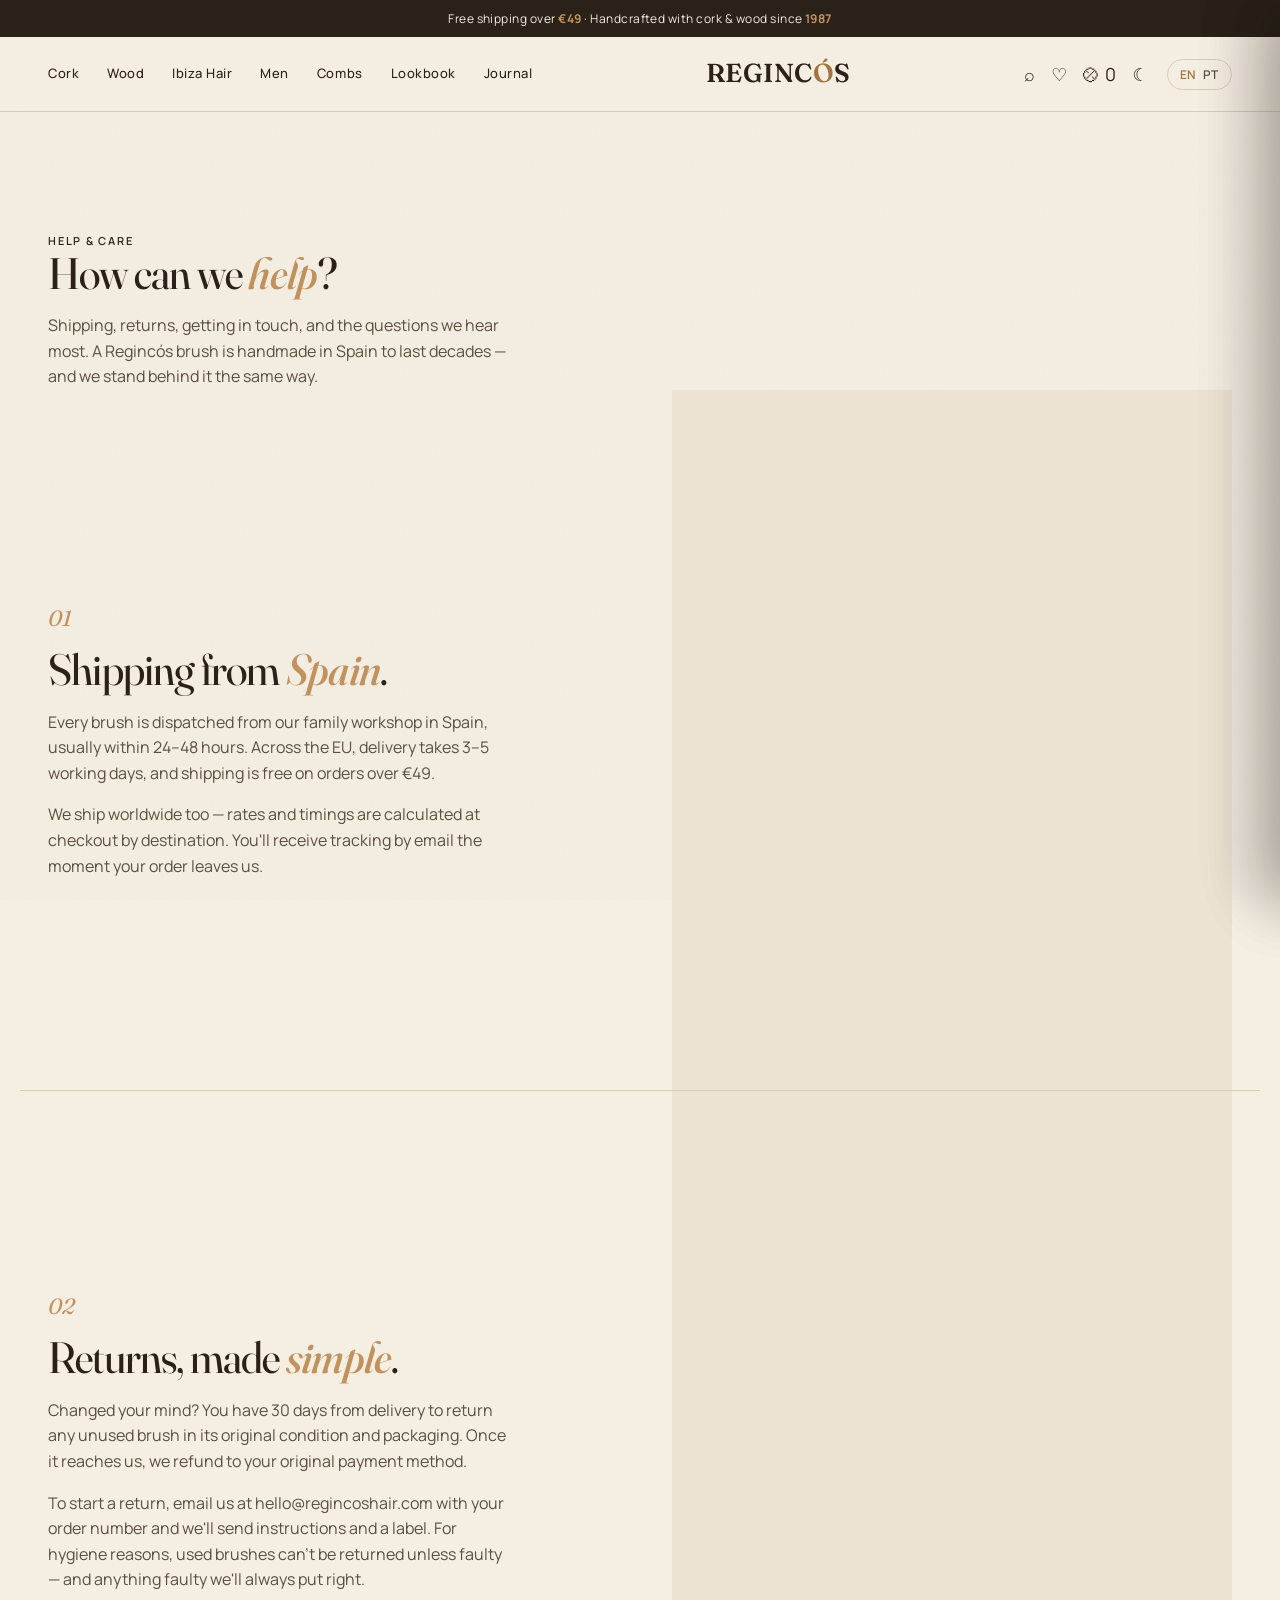
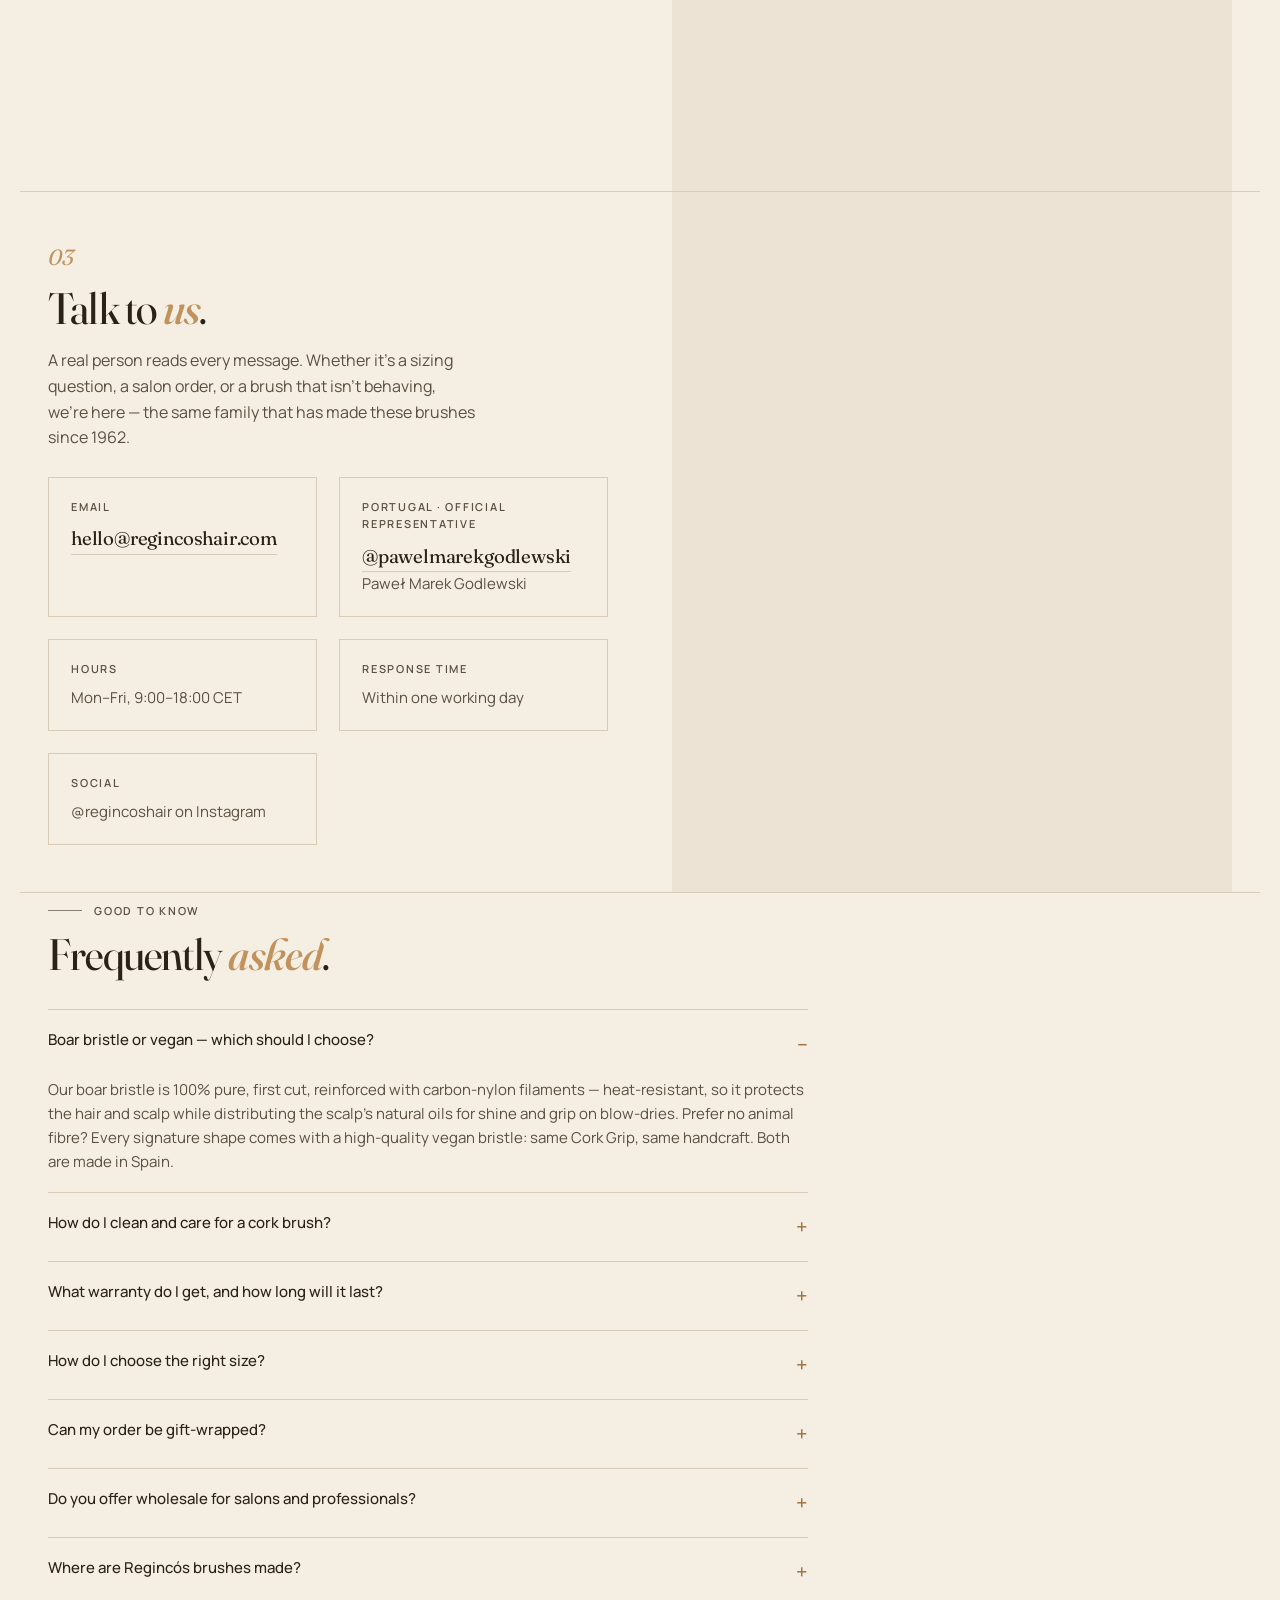
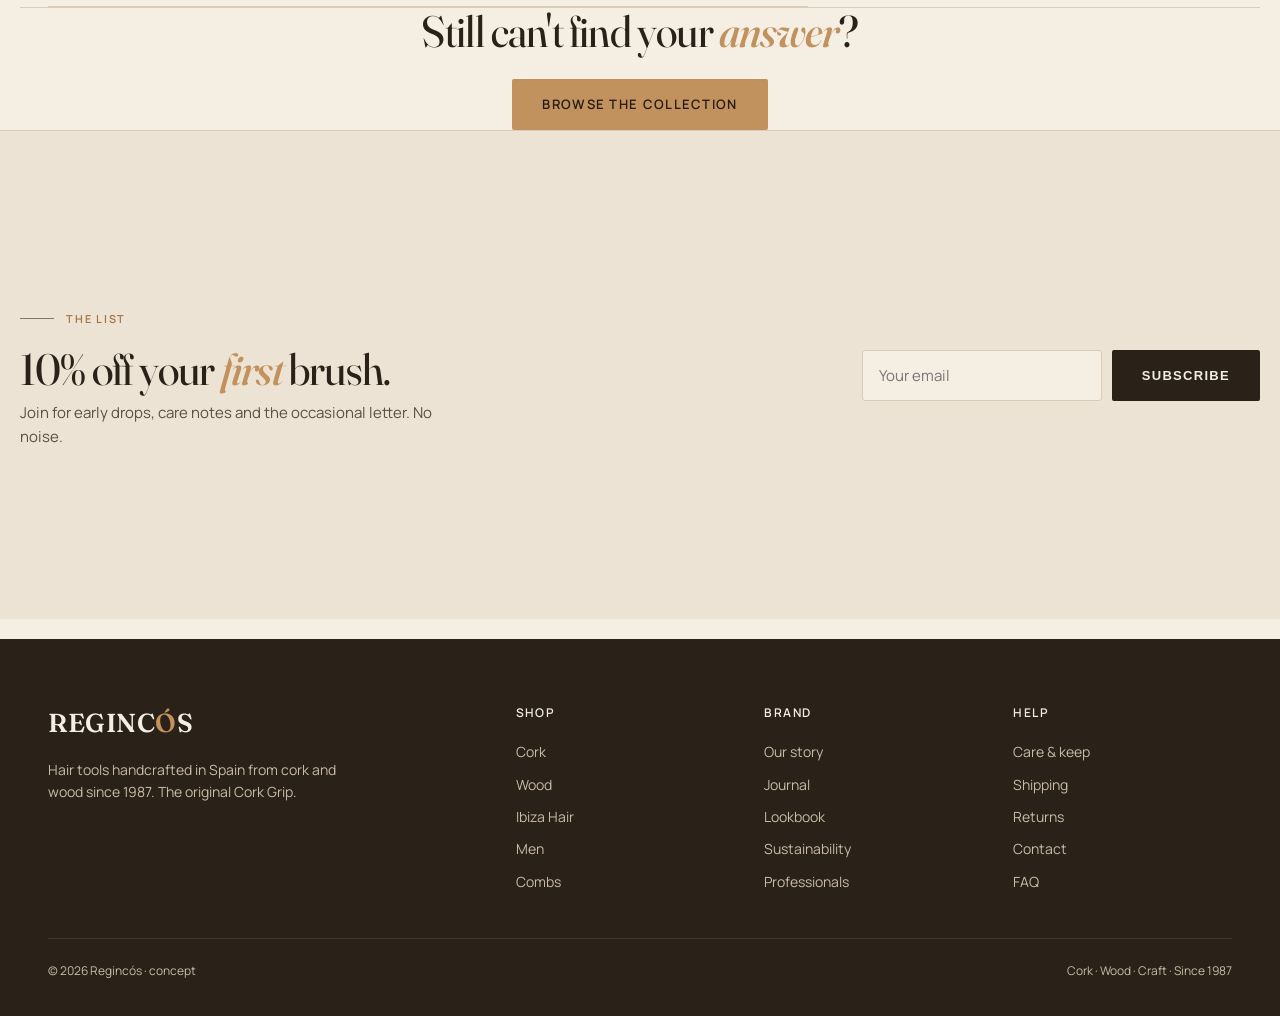
<file: help.html>
<!DOCTYPE html>
<html lang="en">
<head>
<meta charset="UTF-8">
<meta name="viewport" content="width=device-width, initial-scale=1.0">
<meta name="description" content="Shipping, returns, contact and FAQ for Regincós Hair — cork &amp; wood brushes handcrafted in Spain since 1987. EU delivery in 3–5 days, free over €49, 30-day returns.">
<link rel="canonical" href="https://skorekclaude.github.io/reginco-store/help.html">
<link rel="icon" href="assets/favicon.svg" type="image/svg+xml">
<meta property="og:type" content="website">
<meta property="og:title" content="Help &amp; customer care — Regincós Hair">
<meta property="og:description" content="Shipping, returns, contact and FAQ for Regincós Hair — cork &amp; wood brushes handcrafted in Spain since 1987. EU delivery in 3–5 days, free over €49, 30-day returns.">
<meta property="og:image" content="https://www.regincoshair.com/cdn/shop/files/Regincos_2023-5.webp?width=1200">
<meta name="twitter:card" content="summary_large_image">
<title>Help &amp; customer care — Regincós Hair</title>
<link rel="preconnect" href="https://fonts.googleapis.com">
<link rel="preconnect" href="https://fonts.gstatic.com" crossorigin>
<link href="https://fonts.googleapis.com/css2?family=Fraunces:opsz,wght@9..144,400;9..144,500;9..144,600&family=Manrope:wght@400;500;600&display=swap" rel="stylesheet">
<link rel="stylesheet" href="assets/style.css">
<script>try{var t=localStorage.getItem('rg_theme')||(matchMedia('(prefers-color-scheme:dark)').matches?'dark':'light');document.documentElement.setAttribute('data-theme',t);}catch(e){}</script>
</head>
<body>

<div class="topbar"><span data-i="topbar"></span></div>

<nav><div class="wrap nav">
  <div class="navlinks">
    <a href="collection.html" data-i="nav_cork">Cork</a><a href="collection.html" data-i="nav_wood">Wood</a><a href="collection.html">Ibiza Hair</a><a href="collection.html" data-i="nav_men">Men</a><a href="collection.html" data-i="nav_combs">Combs</a><a href="lookbook.html" data-i="nav_lookbook">Lookbook</a><a href="journal.html" data-i="f_journal">Journal</a>
  </div>
  <a href="index.html" class="logo">REGINC<span>Ó</span>S</a>
  <div class="navright">
    <div class="navicons"><span title="search">⌕</span><span title="account">♡</span><span title="cart">⛒ 0</span><button type="button" class="themetoggle" aria-label="Tryb ciemny" title="Tryb ciemny">☾</button></div>
    <div class="lang"><a data-set="en" class="on">EN</a><a data-set="pt">PT</a></div>
  </div>
</div></nav>

<header class="wrap chapter" style="grid-template-columns:1fr;padding-top:var(--section-y)">
  <div class="ch-txt">
    <div class="upper kick" data-i="help_kick"></div>
    <h1 class="h2 serif" data-i="help_h1"></h1>
    <p class="lead" data-i="help_lead"></p>
  </div>
</header>

<section id="shipping" class="wrap chapter">
  <div class="ch-txt">
    <div class="ch-num">01</div>
    <div class="h2 serif" data-i="help_ship_h"></div>
    <p data-i="help_ship_p1"></p>
    <p data-i="help_ship_p2"></p>
  </div>
  <div class="ch-img" style="background-image:url('https://www.regincoshair.com/cdn/shop/products/566.jpg?width=1000')"></div>
</section>

<section id="returns" class="wrap chapter rev">
  <div class="ch-img" style="background-image:url('https://www.regincoshair.com/cdn/shop/files/Regincos_2023-28.jpg?width=1000')"></div>
  <div class="ch-txt">
    <div class="ch-num">02</div>
    <div class="h2 serif" data-i="help_ret_h"></div>
    <p data-i="help_ret_p1"></p>
    <p data-i="help_ret_p2"></p>
  </div>
</section>

<section id="contact" class="wrap chapter">
  <div class="ch-txt">
    <div class="ch-num">03</div>
    <div class="h2 serif" data-i="help_con_h"></div>
    <p data-i="help_con_p"></p>
    <div class="help-contact">
      <div class="help-card">
        <div class="upper" data-i="help_con_email_l"></div>
        <a class="help-link serif" href="mailto:hello@regincoshair.com">hello@regincoshair.com</a>
      </div>
      <div class="help-card">
        <div class="upper" data-i="help_con_pt_l"></div>
        <a class="help-link serif" href="https://www.instagram.com/pawelmarekgodlewski/" target="_blank" rel="noopener">@pawelmarekgodlewski</a>
        <div class="help-val">Paweł Marek Godlewski</div>
      </div>
      <div class="help-card">
        <div class="upper" data-i="help_con_hours_l"></div>
        <div class="help-val" data-i="help_con_hours_v"></div>
      </div>
      <div class="help-card">
        <div class="upper" data-i="help_con_resp_l"></div>
        <div class="help-val" data-i="help_con_resp_v"></div>
      </div>
      <div class="help-card">
        <div class="upper" data-i="help_con_social_l"></div>
        <div class="help-val" data-i="help_con_social_v"></div>
      </div>
    </div>
  </div>
  <div class="ch-img" style="background-image:url('https://www.regincoshair.com/cdn/shop/files/Regincos_2023-5.webp?width=1000')"></div>
</section>

<section id="faq" class="wrap">
  <div class="upper eyebrow" data-i="help_faq_eye"></div>
  <div class="h2 serif" data-i="help_faq_h"></div>
  <div class="acc help-faq">
    <details open><summary data-i="help_q1"></summary><div class="body" data-i="help_a1"></div></details>
    <details><summary data-i="help_q2"></summary><div class="body" data-i="help_a2"></div></details>
    <details><summary data-i="help_q3"></summary><div class="body" data-i="help_a3"></div></details>
    <details><summary data-i="help_q4"></summary><div class="body" data-i="help_a4"></div></details>
    <details><summary data-i="help_q5"></summary><div class="body" data-i="help_a5"></div></details>
    <details><summary data-i="help_q6"></summary><div class="body" data-i="help_a6"></div></details>
    <details><summary data-i="help_q7"></summary><div class="body" data-i="help_a7"></div></details>
  </div>
</section>

<section class="wrap story-cta">
  <div class="h2 serif" data-i="help_cta_h"></div>
  <a class="btn" href="collection.html" data-i="help_cta_btn"></a>
</section>

<footer><div class="wrap">
  <div class="fcols">
    <div>
      <div class="logo">REGINC<span style="color:var(--cork)">Ó</span>S</div>
      <p style="max-width:36ch;font-size:14px" data-i="f_tag"></p>
    </div>
    <div><h5 data-i="f_shop"></h5><a href="collection.html" data-i="nav_cork"></a><a href="collection.html" data-i="nav_wood"></a><a href="collection.html">Ibiza Hair</a><a href="collection.html" data-i="nav_men"></a><a href="collection.html" data-i="nav_combs"></a></div>
    <div><h5 data-i="f_brand"></h5><a href="our-story.html" data-i="sp_btn2"></a><a href="journal.html" data-i="f_journal"></a><a href="lookbook.html" data-i="nav_lookbook"></a><a href="sustainability.html" data-i="f_sust"></a><a href="professionals.html" data-i="f_pro"></a></div>
    <div><h5 data-i="f_help"></h5><a href="care.html" data-i="f_care"></a><a href="help.html#shipping" data-i="f_ship"></a><a href="help.html#returns" data-i="f_ret"></a><a href="help.html#contact" data-i="f_con"></a><a href="help.html#faq">FAQ</a></div>
  </div>
  <div class="fbot"><span>© 2026 Regincós · concept</span><span data-i="f_bot"></span></div>
</div></footer>

<script src="assets/catalog.js"></script>
<script src="assets/app.js"></script>
</body>
</html>
</file>
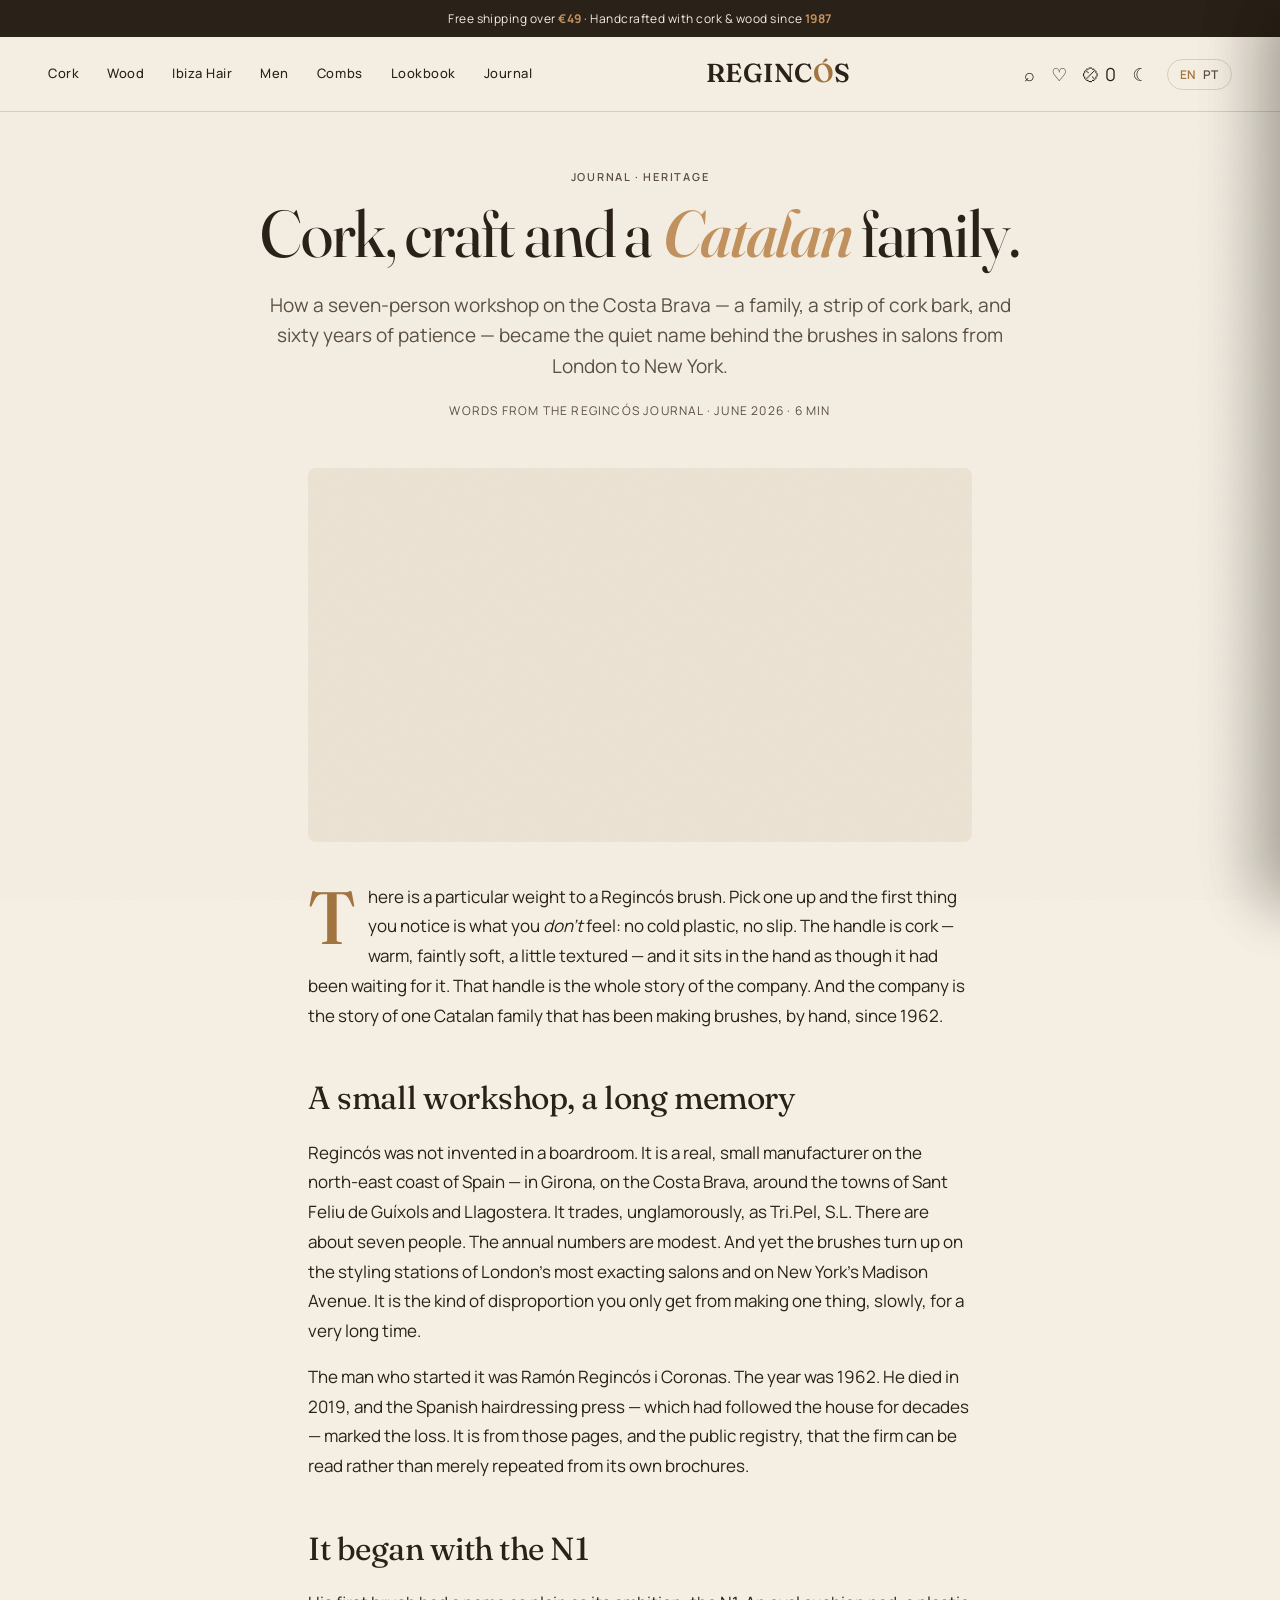
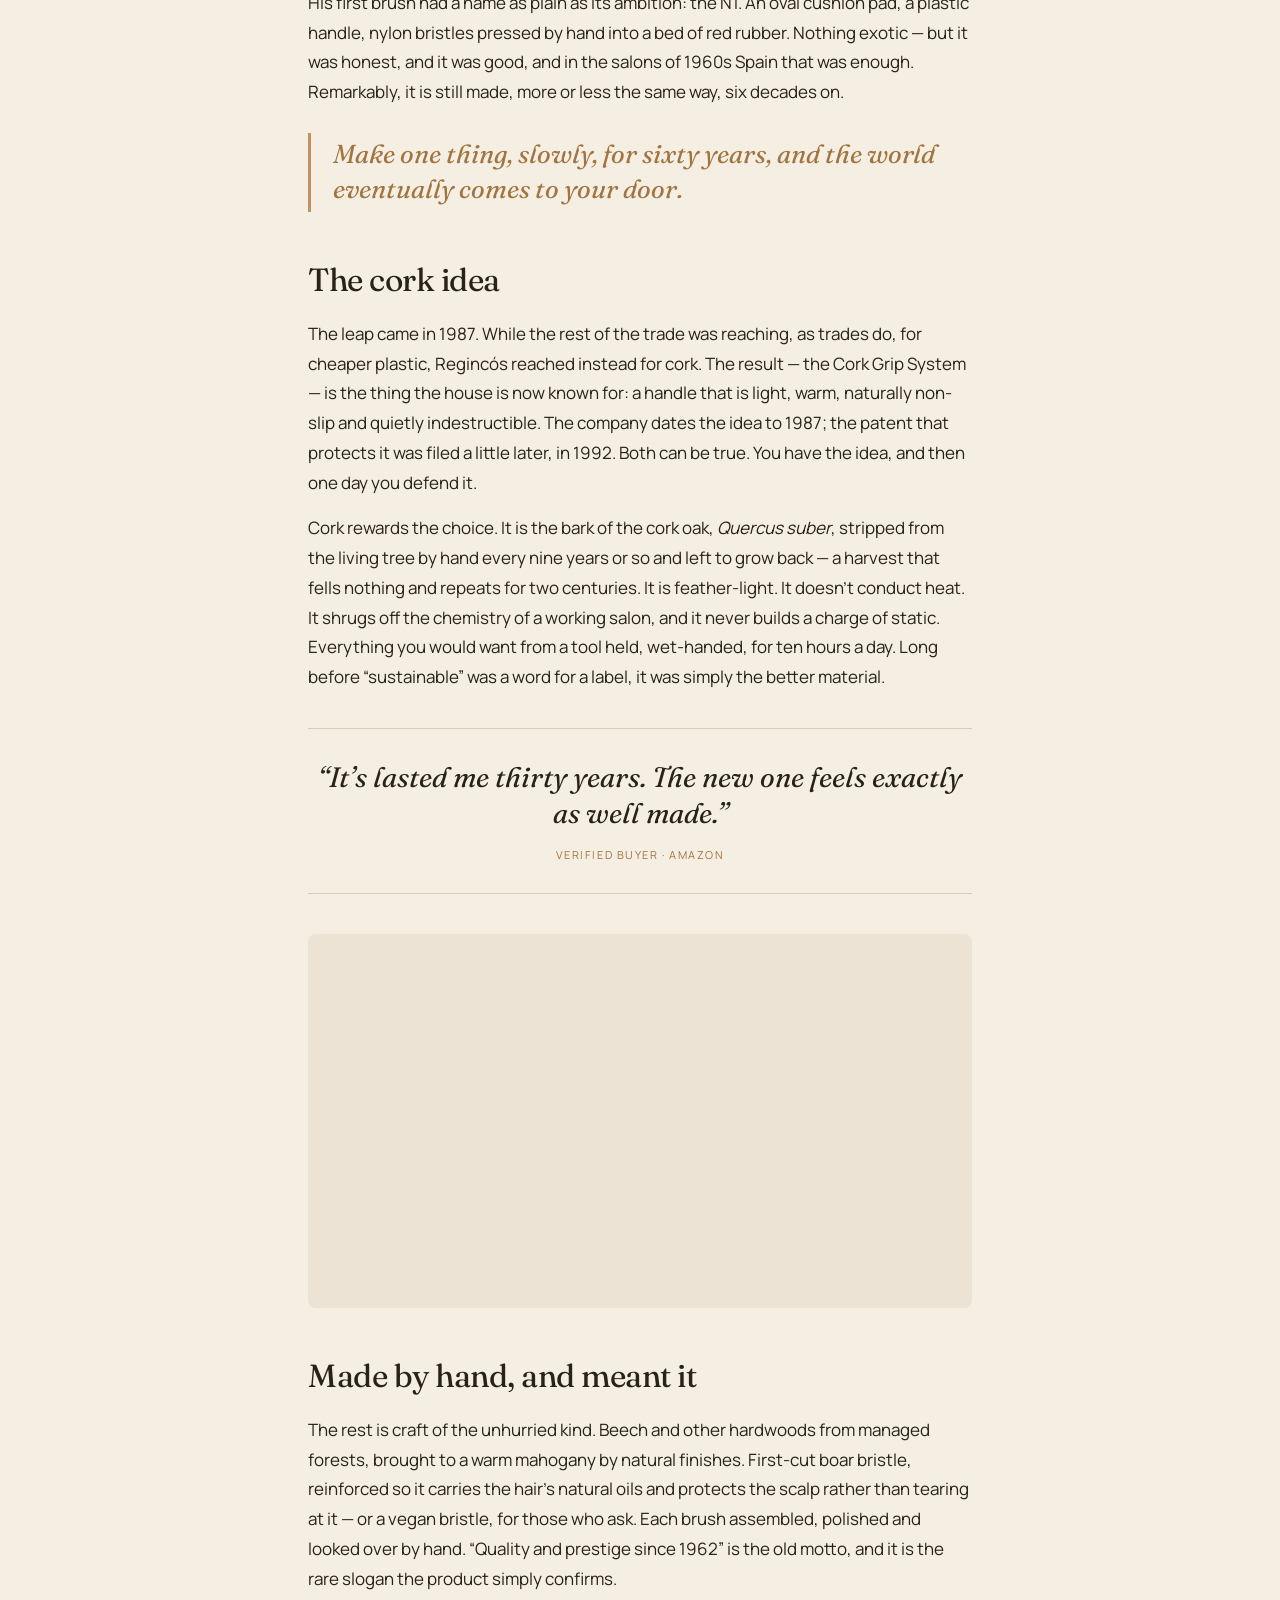
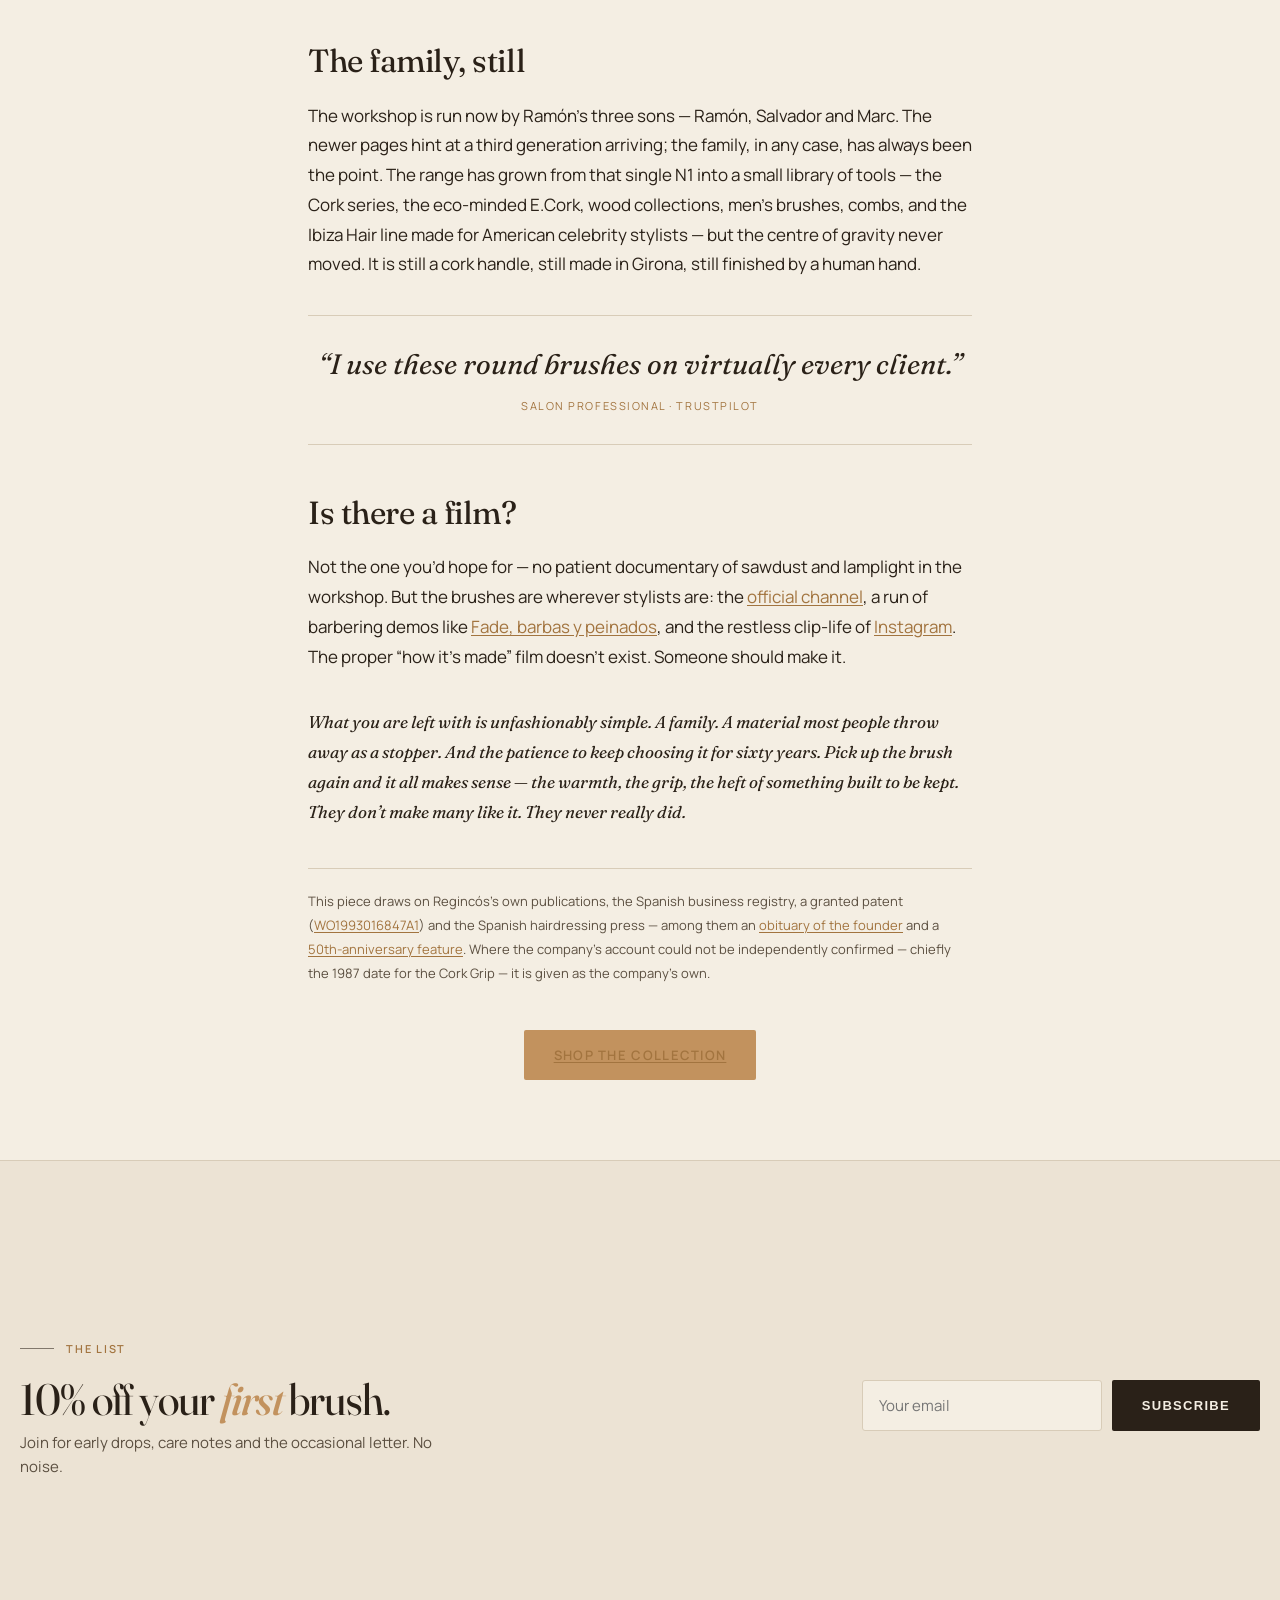
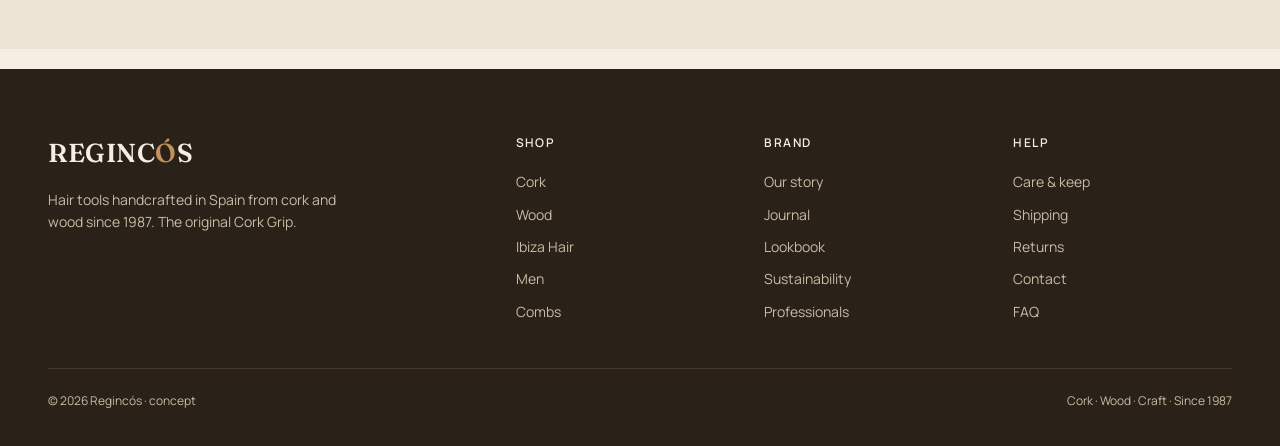
<file: journal.html>
<!DOCTYPE html>
<html lang="en">
<head>
<meta charset="UTF-8">
<meta name="viewport" content="width=device-width, initial-scale=1.0">
<meta name="description" content="Cork, craft and a Catalan family: how a seven-person workshop on the Costa Brava became the quiet name behind the cork-handled brushes in salons from London to New York.">
<link rel="canonical" href="https://skorekclaude.github.io/reginco-store/journal.html">
<link rel="icon" href="assets/favicon.svg" type="image/svg+xml">
<meta property="og:type" content="article">
<meta property="og:title" content="Cork, craft and a Catalan family — the story of Regincós">
<meta property="og:description" content="A family, a strip of cork bark, and sixty years of patience. The story of Regincós, told properly.">
<meta property="og:image" content="https://www.regincoshair.com/cdn/shop/files/Regincos_2023-25.webp?width=1200">
<meta name="twitter:card" content="summary_large_image">
<title>The story of Regincós — Journal — Regincós Hair</title>
<link rel="preconnect" href="https://fonts.googleapis.com">
<link rel="preconnect" href="https://fonts.gstatic.com" crossorigin>
<link href="https://fonts.googleapis.com/css2?family=Fraunces:opsz,wght@9..144,400;9..144,500;9..144,600&family=Manrope:wght@400;500;600&display=swap" rel="stylesheet">
<link rel="stylesheet" href="assets/style.css">
<script>try{var t=localStorage.getItem('rg_theme')||(matchMedia('(prefers-color-scheme:dark)').matches?'dark':'light');document.documentElement.setAttribute('data-theme',t);}catch(e){}</script>
</head>
<body>

<div class="topbar"><span data-i="topbar"></span></div>

<nav><div class="wrap nav">
  <div class="navlinks">
    <a href="collection.html" data-i="nav_cork">Cork</a><a href="collection.html" data-i="nav_wood">Wood</a><a href="collection.html">Ibiza Hair</a><a href="collection.html" data-i="nav_men">Men</a><a href="collection.html" data-i="nav_combs">Combs</a><a href="lookbook.html" data-i="nav_lookbook">Lookbook</a><a href="journal.html" data-i="f_journal">Journal</a>
  </div>
  <a href="index.html" class="logo">REGINC<span>Ó</span>S</a>
  <div class="navright">
    <div class="navicons"><span title="search">⌕</span><span title="account">♡</span><span title="cart">⛒ 0</span><button type="button" class="themetoggle" aria-label="Tryb ciemny" title="Tryb ciemny">☾</button></div>
    <div class="lang"><a data-set="en" class="on">EN</a><a data-set="pt">PT</a></div>
  </div>
</div></nav>

<article class="journal">
  <header class="jr-hero wrap">
    <div class="upper eyebrow" data-i="jr_eye"></div>
    <h1 class="serif" data-i="jr_h1"></h1>
    <p class="jr-stand" data-i="jr_stand"></p>
    <div class="jr-meta" data-i="jr_meta"></div>
  </header>

  <div class="jr-body wrap">
    <figure class="jr-fig"><div class="jr-img" style="background-image:url('https://www.regincoshair.com/cdn/shop/files/Regincos_2023-25.webp?width=1600')"></div></figure>

    <p class="jr-lead" data-i="jr_lead"></p>

    <h2 class="serif" data-i="jr_h2_1"></h2>
    <p data-i="jr_p1"></p>
    <p data-i="jr_p2"></p>

    <h2 class="serif" data-i="jr_h2_2"></h2>
    <p data-i="jr_p3"></p>

    <blockquote class="jr-quote" data-i="jr_quote1"></blockquote>

    <h2 class="serif" data-i="jr_h2_3"></h2>
    <p data-i="jr_p4"></p>
    <p data-i="jr_p5"></p>

    <figure class="jr-pull"><blockquote data-i="jr_rev1"></blockquote><figcaption data-i="jr_rev1c"></figcaption></figure>

    <figure class="jr-fig"><div class="jr-img" style="background-image:url('https://www.regincoshair.com/cdn/shop/files/Regincos_2023-5.webp?width=1600')"></div></figure>

    <h2 class="serif" data-i="jr_h2_4"></h2>
    <p data-i="jr_p6"></p>

    <h2 class="serif" data-i="jr_h2_5"></h2>
    <p data-i="jr_p7"></p>

    <figure class="jr-pull"><blockquote data-i="jr_rev2"></blockquote><figcaption data-i="jr_rev2c"></figcaption></figure>

    <h2 class="serif" data-i="jr_h2_6"></h2>
    <p data-i="jr_p8"></p>

    <p class="jr-close" data-i="jr_close"></p>

    <div class="jr-note"><p data-i="jr_note"></p></div>

    <div class="jr-cta"><a class="btn" href="collection.html" data-i="os_cta_btn"></a></div>
  </div>
</article>

<footer><div class="wrap">
  <div class="fcols">
    <div>
      <div class="logo">REGINC<span style="color:var(--cork)">Ó</span>S</div>
      <p style="max-width:36ch;font-size:14px" data-i="f_tag"></p>
    </div>
    <div><h5 data-i="f_shop"></h5><a href="collection.html" data-i="nav_cork"></a><a href="collection.html" data-i="nav_wood"></a><a href="collection.html">Ibiza Hair</a><a href="collection.html" data-i="nav_men"></a><a href="collection.html" data-i="nav_combs"></a></div>
    <div><h5 data-i="f_brand"></h5><a href="our-story.html" data-i="sp_btn2"></a><a href="journal.html" data-i="f_journal"></a><a href="lookbook.html" data-i="nav_lookbook"></a><a href="sustainability.html" data-i="f_sust"></a><a href="professionals.html" data-i="f_pro"></a></div>
    <div><h5 data-i="f_help"></h5><a href="care.html" data-i="f_care"></a><a href="help.html#shipping" data-i="f_ship"></a><a href="help.html#returns" data-i="f_ret"></a><a href="help.html#contact" data-i="f_con"></a><a href="help.html#faq">FAQ</a></div>
  </div>
  <div class="fbot"><span>© 2026 Regincós · concept</span><span data-i="f_bot"></span></div>
</div></footer>

<script src="assets/catalog.js"></script>
<script src="assets/app.js"></script>
</body>
</html>
</file>
<file: assets/style.css>
:root{
  --paper:#F4EEE3; --paper2:#ECE3D4; --ink:#2A2118; --ink2:#5B4F40;
  --cork:#C2925E; --cork-d:#A2743F; --wood:#6F4E37; --sage:#7C7A5A; --line:#D8CCB8;
}
*{margin:0;padding:0;box-sizing:border-box}
[id]{scroll-margin-top:90px}
.skip{position:fixed;left:-9999px;top:10px;z-index:200;background:var(--ink);color:var(--paper);padding:11px 18px;border-radius:3px;font-size:13px;font-weight:600;letter-spacing:.02em}
.skip:focus{left:14px;outline:2px solid var(--sage);outline-offset:2px}
[id]:focus{outline:none}
@media(prefers-reduced-motion:no-preference){html{scroll-behavior:smooth}}
body{background:var(--paper);color:var(--ink);font-family:'Manrope',system-ui,sans-serif;line-height:1.6;-webkit-font-smoothing:antialiased}
.serif{font-family:'Fraunces',Georgia,serif}
.wrap{max-width:1240px;margin:0 auto;padding:0 28px}
a{color:inherit;text-decoration:none}
img{display:block}
.upper{text-transform:uppercase;letter-spacing:.16em;font-size:11px;font-weight:600}
.btn{display:inline-block;background:var(--cork);color:#241a10;padding:15px 30px;font-weight:600;font-size:13px;letter-spacing:.1em;text-transform:uppercase;border-radius:2px;transition:.2s;cursor:pointer;border:none}
.btn:hover{background:var(--cork-d);color:var(--paper)}
.btn.ghost{background:transparent;color:var(--paper);border:1.5px solid rgba(244,238,227,.6)}
.btn.dark{background:var(--ink);color:var(--paper)}.btn.dark:hover{background:#15100b}
.btn.block{display:block;width:100%;text-align:center}
.h2{font-family:'Fraunces';font-weight:500;font-size:clamp(28px,4vw,44px);line-height:1.08;letter-spacing:-.01em}
.eyebrow{color:var(--cork-d);margin-bottom:12px}
.lead{color:var(--ink2);max-width:56ch;margin-top:14px;font-size:17px}
/* top bar + nav */
.topbar{background:var(--ink);color:var(--paper);text-align:center;font-size:12px;letter-spacing:.04em;padding:9px 12px}
.topbar b{color:var(--cork)}
nav{position:sticky;top:0;z-index:30;background:rgba(244,238,227,.9);backdrop-filter:blur(10px);border-bottom:1px solid var(--line)}
.nav{display:flex;align-items:center;justify-content:space-between;height:74px}
.logo{font-family:'Fraunces';font-weight:600;font-size:26px;letter-spacing:.02em}
.logo span{color:var(--cork-d)}
.navlinks{display:flex;gap:28px}
.navlinks a{font-size:13px;font-weight:500;letter-spacing:.04em;padding:6px 0;border-bottom:1.5px solid transparent;transition:.2s}
.navlinks a:hover{border-color:var(--cork)}
.navright{display:flex;align-items:center;gap:18px}
.navicons{display:flex;gap:16px;font-size:18px;cursor:pointer}
.lang{display:flex;gap:7px;font-size:12px;font-weight:600;letter-spacing:.05em;border:1px solid var(--line);border-radius:20px;padding:5px 12px}
.lang a{color:var(--ink2);cursor:pointer}.lang a.on{color:var(--cork-d)}
/* footer */
footer{background:var(--ink);color:#C9BCA6;padding:64px 0 36px;margin-top:20px}
.fcols{display:grid;grid-template-columns:2fr 1fr 1fr 1fr;gap:30px}
footer .logo{color:var(--paper);margin-bottom:14px}
footer h5{color:var(--paper);font-size:12px;letter-spacing:.12em;text-transform:uppercase;margin-bottom:14px;font-weight:600}
footer a{display:block;font-size:14px;padding:5px 0;color:#C9BCA6}
footer a:hover{color:var(--cork)}
.fbot{border-top:1px solid #44382b;margin-top:40px;padding-top:22px;font-size:12px;display:flex;justify-content:space-between;flex-wrap:wrap;gap:10px}
/* product card (shared) */
.prod .ph{aspect-ratio:1;background:var(--paper2);border-radius:8px;overflow:hidden;position:relative}
.prod .ph img{width:100%;height:100%;object-fit:cover;transition:.4s}
.prod:hover .ph img{transform:scale(1.04)}
.prod .tag{position:absolute;top:12px;left:12px;background:var(--cork);color:#241a10;font-size:10px;font-weight:600;letter-spacing:.08em;text-transform:uppercase;padding:5px 9px;border-radius:2px;z-index:2}
.prod h4{font-family:'Fraunces';font-weight:500;font-size:18px;margin-top:14px}
.prod .px{color:var(--ink2);font-size:15px;margin-top:2px}
.prod .ph .add{position:absolute;left:12px;right:12px;bottom:12px;background:rgba(42,33,24,.9);color:var(--paper);text-align:center;padding:11px;font-size:12px;font-weight:600;letter-spacing:.08em;text-transform:uppercase;border-radius:3px;opacity:0;transform:translateY(8px);transition:.25s}
.prod:hover .ph .add{opacity:1;transform:none}
/* ===== HOME ===== */
.hero{position:relative;min-height:80vh;display:flex;align-items:flex-end;overflow:hidden}
.hero img.bg{position:absolute;inset:0;width:100%;height:100%;object-fit:cover;z-index:0}
.hero::after{content:"";position:absolute;inset:0;background:linear-gradient(180deg,rgba(42,33,24,.05),rgba(42,33,24,.55));z-index:1}
.hero .inner{position:relative;z-index:2;color:var(--paper);padding:0 0 64px}
.hero .kick{color:var(--cork);margin-bottom:14px}
.hero h1{font-family:'Fraunces';font-weight:500;font-size:clamp(40px,7vw,82px);line-height:1.02;letter-spacing:-.01em;max-width:15ch}
.hero p{max-width:48ch;margin:18px 0 26px;font-size:17px;color:#EDE3D2}
.hero .btn.ghost{margin-left:10px}
.values{background:var(--ink);color:var(--paper);display:flex;justify-content:center;gap:54px;padding:16px;flex-wrap:wrap;font-size:12px;letter-spacing:.1em;text-transform:uppercase}
.values span{color:#C9BCA6}.values b{color:var(--cork);font-weight:600}
section{padding:84px 0}
.bento{display:grid;grid-template-columns:repeat(4,1fr);grid-auto-rows:200px;gap:14px;margin-top:40px}
.cell{position:relative;border-radius:8px;overflow:hidden;background:var(--paper2);display:flex;align-items:flex-end;cursor:pointer}
.cell img{position:absolute;inset:0;width:100%;height:100%;object-fit:cover;transition:transform .5s ease}
.cell:hover img{transform:scale(1.05)}
.cell::after{content:"";position:absolute;inset:0;background:linear-gradient(180deg,transparent 38%,rgba(42,33,24,.62))}
.cell .lbl{position:relative;z-index:2;color:var(--paper);padding:18px 20px}
.cell .lbl .t{font-family:'Fraunces';font-size:22px;font-weight:500}
.cell .lbl .s{font-size:12px;color:#E2D6C2;letter-spacing:.06em}
.c-wide{grid-column:span 2}.c-tall{grid-row:span 2}
.split{display:grid;grid-template-columns:1fr 1fr;background:var(--ink);color:var(--paper);border-radius:10px;overflow:hidden}
.split .img{min-height:440px;background-size:cover;background-position:center}
.split .txt{padding:64px 56px;display:flex;flex-direction:column;justify-content:center}
.split .txt .h2{color:var(--paper)}
.split .txt p{color:#D8CCB8;margin-top:16px;font-size:16px}
.split .stamp{font-family:'Fraunces';font-size:64px;color:var(--cork);font-weight:500;line-height:1}
.grid4{display:grid;grid-template-columns:repeat(4,1fr);gap:20px;margin-top:40px}
.b2b{background:var(--cork);color:#2a1c0e;border-radius:10px;padding:54px 56px;display:flex;align-items:center;justify-content:space-between;gap:30px;flex-wrap:wrap}
.b2b .h2{color:#2a1c0e}
/* ===== COLLECTION ===== */
.collhero{position:relative;background:var(--ink);color:var(--paper);padding:60px 0;overflow:hidden}
.collhero .img{position:absolute;inset:0;width:100%;height:100%;object-fit:cover;opacity:.32;z-index:0}
.collhero .wrap{position:relative;z-index:2}
.collhero .crumb{font-size:12px;letter-spacing:.08em;color:#C9BCA6;margin-bottom:14px}
.collhero .crumb a:hover{color:var(--cork)}
.collhero h1{font-family:'Fraunces';font-weight:500;font-size:clamp(30px,5vw,52px)}
.collhero p{color:#D8CCB8;max-width:50ch;margin-top:10px}
.toolbar{display:flex;align-items:center;justify-content:space-between;gap:14px;flex-wrap:wrap;padding:24px 0;border-bottom:1px solid var(--line)}
.chips{display:flex;gap:9px;flex-wrap:wrap}
.chip{font-size:13px;font-weight:500;padding:8px 16px;border:1px solid var(--line);border-radius:20px;cursor:pointer;transition:.18s;background:transparent;color:var(--ink2)}
.chip:hover{border-color:var(--cork)}
.chip.on{background:var(--ink);color:var(--paper);border-color:var(--ink)}
.sort{font-size:13px;color:var(--ink2);display:flex;align-items:center;gap:8px}
.sort select{font-family:inherit;font-size:13px;padding:8px 12px;border:1px solid var(--line);border-radius:6px;background:var(--paper);color:var(--ink);cursor:pointer}
.pgrid{display:grid;grid-template-columns:repeat(4,1fr);gap:22px;margin:36px 0}
.loadwrap{text-align:center;padding:10px 0 30px}
/* ===== PRODUCT ===== */
.pdp{display:grid;grid-template-columns:1.05fr .95fr;gap:54px;padding-top:34px}
.crumb{font-size:12px;letter-spacing:.06em;color:var(--ink2);padding:22px 0 0}
.crumb a:hover{color:var(--cork-d)}
.gallery .main{aspect-ratio:1;background:var(--paper2);border-radius:10px;overflow:hidden}
.gallery .main img{width:100%;height:100%;object-fit:cover}
.thumbs{display:flex;gap:12px;margin-top:12px}
.thumbs img{width:74px;height:74px;object-fit:cover;border-radius:6px;border:2px solid transparent;cursor:pointer;background:var(--paper2)}
.thumbs img.on{border-color:var(--cork)}
.pinfo .kick{color:var(--cork-d);margin-bottom:10px}
.pinfo h1{font-family:'Fraunces';font-weight:500;font-size:clamp(28px,3.4vw,40px);line-height:1.06}
.stars{color:var(--cork);font-size:14px;margin:10px 0;letter-spacing:2px}
.stars span{color:var(--ink2);letter-spacing:0;margin-left:8px}
.price{font-size:26px;font-weight:600;margin:6px 0 4px}
.pdesc{color:var(--ink2);margin:18px 0;font-size:16px}
.opt{margin:22px 0}
.opt .lab{font-size:12px;font-weight:600;letter-spacing:.08em;text-transform:uppercase;color:var(--ink2);margin-bottom:10px}
.opt .row{display:flex;gap:10px;flex-wrap:wrap}
.opt button{font-family:inherit;font-size:14px;padding:11px 18px;border:1px solid var(--line);border-radius:6px;background:var(--paper);color:var(--ink);cursor:pointer;transition:.15s}
.opt button:hover{border-color:var(--cork)}
.opt button.on{border-color:var(--ink);background:var(--ink);color:var(--paper)}
.buyrow{display:flex;gap:12px;margin:26px 0 12px}
.qty{display:flex;align-items:center;border:1px solid var(--line);border-radius:6px;overflow:hidden}
.qty button{width:44px;height:50px;border:none;background:var(--paper);font-size:18px;cursor:pointer;color:var(--ink)}
.qty span{width:44px;text-align:center;font-weight:600}
.buyrow .btn{flex:1;height:50px;display:flex;align-items:center;justify-content:center}
.pronote{background:var(--paper2);border-radius:8px;padding:14px 18px;font-size:14px;color:var(--ink2);margin:8px 0 22px}
.pronote b{color:var(--cork-d)}
.acc{border-top:1px solid var(--line)}
.acc details{border-bottom:1px solid var(--line)}
.acc summary{list-style:none;cursor:pointer;padding:18px 0;font-weight:500;display:flex;justify-content:space-between;font-size:15px}
.acc summary::-webkit-details-marker{display:none}
.acc summary::after{content:"+";color:var(--cork-d);font-size:20px}
.acc details[open] summary::after{content:"–"}
.acc .body{padding:0 0 18px;color:var(--ink2);font-size:15px}
.trust{display:flex;gap:24px;flex-wrap:wrap;margin-top:18px;font-size:13px;color:var(--ink2)}
.trust span{display:flex;align-items:center;gap:7px}.trust b{color:var(--cork-d);font-size:16px}
@media(max-width:900px){
  .bento{grid-template-columns:repeat(2,1fr)}.split,.fcols{grid-template-columns:1fr}
  .grid4,.pgrid{grid-template-columns:1fr 1fr}.navlinks{display:none}
  .pdp{grid-template-columns:1fr;gap:30px}
}

/* ============================================================
   EDITORIAL UPGRADE 2026 — typografia / ruch / micro-interakcje
   Research-driven: optyczna typografia Fraunces, hover-lift,
   scroll-reveal (natywny view-timeline, off-main-thread).
   Szanuje prefers-reduced-motion; fallback = treść widoczna.
   ============================================================ */

/* — Optyczna typografia + dramatyczniejszy hero — */
.serif,.h2,.hero h1,.logo,.cell .lbl .t,.prod h4,.pinfo h1,.collhero h1,.split .stamp{font-optical-sizing:auto}
.hero{min-height:88vh}
.hero h1{font-size:clamp(48px,8.4vw,112px);line-height:.95;letter-spacing:-.028em;font-weight:430;max-width:14ch;text-wrap:balance;font-variation-settings:"opsz" 144}
.hero h1 em{font-style:italic;font-weight:520;color:var(--cork)}
.hero .kick{font-size:12px;letter-spacing:.24em}
.h2,.collhero h1,.pinfo h1{text-wrap:balance}
.split .stamp{font-size:clamp(64px,9vw,104px)}

/* — Hover: lift + cień (podniesienie istniejącego zoomu) — */
.cell{transition:transform .5s cubic-bezier(.2,.7,.2,1),box-shadow .5s}
.cell:hover{transform:translateY(-5px);box-shadow:0 22px 46px -20px rgba(42,33,24,.55)}
.cell:hover img{transform:scale(1.07)}
.prod .ph{transition:transform .45s cubic-bezier(.2,.7,.2,1),box-shadow .45s}
.prod:hover .ph{transform:translateY(-5px);box-shadow:0 20px 42px -22px rgba(42,33,24,.5)}
.btn{transition:background .2s,color .2s,transform .2s,box-shadow .2s}
.btn:not(.ghost):hover{transform:translateY(-2px);box-shadow:0 12px 24px -10px rgba(162,116,63,.75)}
.chip:hover,.opt button:hover{transform:translateY(-1px)}
/* animowany underline w nav (zamiast twardej krawędzi) */
.navlinks a{position:relative;border-bottom-color:transparent!important}
.navlinks a::after{content:"";position:absolute;left:0;right:100%;bottom:0;height:1.5px;background:var(--cork);transition:right .3s cubic-bezier(.2,.7,.2,1)}
.navlinks a:hover::after{right:0}

/* — Scroll-reveal: natywny view-timeline (off-main-thread) — */
@media (prefers-reduced-motion:no-preference){
  @supports (animation-timeline:view()){
    .bento .cell,.grid4 .prod,.split,.b2b,
    section > .eyebrow,section > .h2,section > .lead{
      animation:reveal-up both linear;
      animation-timeline:view();
      animation-range:entry 4% entry 90%;
    }
  }
  /* wejście hero przy starcie (lekki stagger) */
  .hero .inner > *{animation:hero-in .9s cubic-bezier(.2,.7,.2,1) both}
  .hero .kick{animation-delay:.04s}
  .hero h1{animation-delay:.12s}
  .hero p{animation-delay:.24s}
  .hero .inner > .btn{animation-delay:.34s}
}
@keyframes reveal-up{from{opacity:0;transform:translateY(36px)}to{opacity:1;transform:none}}
@keyframes hero-in{from{opacity:0;transform:translateY(20px)}to{opacity:1;transform:none}}

/* ============================================================
   HIGH-CONTRAST EDITORIAL 2026 — kierunek wybrany przez panel (8.8)
   + szczepienia: dark mode warm-charcoal, sage focus, ziarno
   analogowe, SOFT/WONK na hero em. Ewolucja tokenow — bez nowych
   kolorow ani fontow. prefers-reduced-motion respektowane.
   ============================================================ */

/* — przestrzen + rytm magazynowy — */
:root{--gap:28px;--section-y:clamp(84px,11vw,120px)}
section{padding:var(--section-y) 0}
section+section{border-top:1px solid var(--line)}
.bento,.grid4,.pgrid{gap:var(--gap)}

/* — oversized, LEKKI display (couture, nie bold) — */
.hero{min-height:92vh}
.hero h1{font-size:clamp(56px,9vw,150px);font-weight:410;line-height:.92;letter-spacing:-.03em;font-variation-settings:"opsz" 144,"SOFT" 4,"WONK" 1}
.h2,.collhero h1,.pinfo h1{font-weight:420;letter-spacing:-.018em;font-variation-settings:"opsz" 144}

/* — JEDEN akcent: kursywa cork <em> wszedzie (rzadkosc = couture) — */
.hero h1 em,.h2 em,.collhero h1 em,.pinfo h1 em,.serif em{font-style:italic;font-weight:520;color:var(--cork)}
.hero h1 em{font-variation-settings:"opsz" 144,"SOFT" 8,"WONK" 1}

/* — racjonowanie koloru: eyebrow -> ink + kreska; tag -> hairline — */
.eyebrow,.pinfo .kick{color:var(--ink2);display:inline-flex;align-items:center;gap:12px}
.eyebrow::before,.pinfo .kick::before{content:"";width:34px;height:1px;background:var(--ink);opacity:.55}
.hero .kick{color:var(--paper)}
.prod .tag{background:transparent;color:var(--ink);border:1px solid var(--line);border-radius:0;letter-spacing:.14em}
.split .stamp{color:var(--cork);font-style:italic}

/* — kwadratowe kadry (koniec miekkich rogow) + plate-captions — */
.cell,.prod .ph,.gallery .main,.split,.b2b{border-radius:0}
.prod h4{font-weight:420;font-variation-settings:"opsz" 18;letter-spacing:.005em}

/* — cena czytana pierwsza (graft: modern-craft) — */
.prod .px,.price{color:var(--ink);font-variant-numeric:tabular-nums;font-weight:600}

/* — jedno glowne CTA; drugie hero -> link tekstowy — */
.hero .btn.ghost{background:none;border:none;padding:15px 0;color:var(--paper);border-bottom:1px solid currentColor;border-radius:0;margin-left:28px}

/* — b2b: kolory eyebrow/p przez klasy (zamiast inline) — by dzialal dark — */
.b2b .upper{color:#5b3c1c}
.b2b p{color:#4a3215}

/* — sage focus ring (a11y, oba tryby) — */
a:focus-visible,button:focus-visible,summary:focus-visible,.btn:focus-visible,.opt button:focus-visible,.thumbs img:focus-visible,.thumb:focus-visible{outline:2px solid var(--sage);outline-offset:3px;border-radius:2px}

/* — przelacznik motywu w nav — */
.themetoggle{background:none;border:none;font:inherit;font-size:18px;line-height:1;padding:0;cursor:pointer;color:inherit}

/* — ziarno analogowe (graft: warm-heritage) — fixed, nieanimowane.
     UWAGA: nav celowo POMINIETY (ma position:sticky;z-index:30). */
body{position:relative}
body::before{content:"";position:fixed;inset:0;z-index:1;pointer-events:none;opacity:.05;mix-blend-mode:multiply;background-image:url("data:image/svg+xml,%3Csvg xmlns='http://www.w3.org/2000/svg' width='160' height='160'%3E%3Cfilter id='n'%3E%3CfeTurbulence type='fractalNoise' baseFrequency='.9' numOctaves='2' stitchTiles='stitch'/%3E%3C/filter%3E%3Crect width='100%25' height='100%25' filter='url(%23n)'/%3E%3C/svg%3E")}
.topbar,.hero,.values,section,footer{position:relative;z-index:2}

/* ============================================================
   DARK MODE — "warm-charcoal gallery wall" (graft: modern-craft)
   <html data-theme="dark">. Zachowuje tozsamosc cork/wood.
   ============================================================ */
[data-theme="dark"]{--paper:#1A1714;--paper2:#231F1A;--ink:#EDE6D8;--ink2:#B7AB97;--cork:#D2A36C;--cork-d:#B9854D;--wood:#B98C66;--sage:#A7A580;--line:#3A332B;--surface:#231F1A;--surface-2:#2C2720;--glow:rgba(167,165,128,.16);color-scheme:dark}
[data-theme="dark"] body{background:var(--paper);color:var(--ink)}
[data-theme="dark"] nav{background:rgba(26,23,20,.82);border-bottom-color:var(--line)}
[data-theme="dark"] .topbar,[data-theme="dark"] footer,[data-theme="dark"] .values,[data-theme="dark"] .split,[data-theme="dark"] .collhero{background:var(--surface);color:var(--ink)}
[data-theme="dark"] footer a,[data-theme="dark"] .values span{color:var(--ink2)}
[data-theme="dark"] footer h5,[data-theme="dark"] footer .logo{color:var(--ink)}
[data-theme="dark"] .fbot{border-top-color:var(--line)}
[data-theme="dark"] .split .txt .h2,[data-theme="dark"] .split .txt p{color:var(--ink)}
[data-theme="dark"] .b2b{background:var(--surface-2);color:var(--ink)}
[data-theme="dark"] .b2b .h2,[data-theme="dark"] .b2b .upper,[data-theme="dark"] .b2b p{color:var(--ink)}
[data-theme="dark"] .btn{background:var(--cork);color:#1A1714}
[data-theme="dark"] .btn:hover{background:#E6B57C;color:#1A1714}
[data-theme="dark"] .prod .ph,[data-theme="dark"] .cell,[data-theme="dark"] .gallery .main,[data-theme="dark"] .pronote,[data-theme="dark"] .thumbs img{background:var(--paper2)}
/* tekst nad zdjeciami zostaje kremowy niezaleznie od motywu */
[data-theme="dark"] .hero .inner,[data-theme="dark"] .hero .kick,[data-theme="dark"] .hero .btn.ghost,[data-theme="dark"] .cell .lbl{color:#F1E9DB}
/* hero scrim glebszy + sage glow */
[data-theme="dark"] .hero::after{background:radial-gradient(120% 90% at 18% 100%,var(--glow),transparent 60%),linear-gradient(180deg,rgba(0,0,0,.18),rgba(0,0,0,.62))}
[data-theme="dark"] body::before{opacity:.045;mix-blend-mode:screen}

/* ===== COLLECTION — editorial parity (kroki 5-6) ===== */
.collhero{padding:var(--section-y) 0 72px}
.collhero h1{font-size:clamp(40px,6.6vw,84px);line-height:.97;letter-spacing:-.022em;font-weight:420;font-variation-settings:"opsz" 144;text-wrap:balance;max-width:16ch}
.collhero .img{opacity:.28}
.collhero::after{content:"";position:absolute;inset:0;background:linear-gradient(180deg,rgba(42,33,24,.1),rgba(42,33,24,.6));z-index:1}
.collhero .wrap{position:relative;z-index:2}
.collhero .kick{font-size:12px;letter-spacing:.24em;margin-bottom:12px;color:#EDE3D2}
.collcount{font-size:13px;color:#C9BCA6;letter-spacing:.04em;margin-top:16px}
.collcount b{color:var(--cork)}
.empty{text-align:center;padding:64px 0 40px;color:var(--ink2)}
.empty .serif{font-size:clamp(22px,3vw,30px);color:var(--ink);margin-bottom:8px}
.pgrid .prod.show{animation:reveal-up .45s cubic-bezier(.2,.7,.2,1) both}
@media (prefers-reduced-motion:no-preference){
  .collhero .wrap > *{animation:hero-in .8s cubic-bezier(.2,.7,.2,1) both}
  .collhero h1{animation-delay:.1s}.collhero p{animation-delay:.2s}.collhero .collcount{animation-delay:.28s}
  @supports (animation-timeline:view()){
    .pgrid .prod,.toolbar{animation:reveal-up both linear;animation-timeline:view();animation-range:entry 2% entry 86%}
    .pgrid .prod:nth-child(2){animation-delay:.04s}.pgrid .prod:nth-child(3){animation-delay:.08s}.pgrid .prod:nth-child(4){animation-delay:.12s}
  }
}

/* ===== PRODUCT — editorial PDP (kroki 8-11) ===== */
.pinfo h1{font-size:clamp(34px,4.4vw,60px);line-height:1;letter-spacing:-.022em;font-weight:420;font-variation-settings:"opsz" 144;text-wrap:balance}
.price{font-size:32px;display:flex;align-items:baseline;gap:12px;flex-wrap:wrap}
.price .was{font-size:18px;color:var(--ink2);text-decoration:line-through;font-weight:500}
.price .save{font-size:11px;font-weight:600;letter-spacing:.08em;text-transform:uppercase;color:var(--cork-d);border:1px solid var(--line);border-radius:0;padding:4px 10px}
.stock{display:flex;align-items:center;gap:8px;font-size:13px;color:var(--sage);margin:8px 0 0}
.stock b{width:8px;height:8px;border-radius:50%;background:var(--sage);display:inline-block}
@media(min-width:901px){.pinfo{position:sticky;top:96px;align-self:start}}
.stickybar{position:fixed;left:0;right:0;bottom:0;z-index:40;background:rgba(244,238,227,.96);backdrop-filter:blur(10px);border-top:1px solid var(--line);transform:translateY(110%);transition:transform .3s cubic-bezier(.2,.7,.2,1)}
.stickybar.show{transform:none}
.stickybar .wrap{display:flex;align-items:center;justify-content:space-between;gap:18px;height:68px}
.stickybar .sb-name{font-size:18px}
.stickybar .sb-price{font-weight:600;font-variant-numeric:tabular-nums;margin-left:10px}
.stickybar .btn{padding:12px 26px}
[data-theme="dark"] .stickybar{background:rgba(26,23,20,.94)}
.gallery .main img{transition:opacity .25s ease}
.gallery .main img.swapping{opacity:0}
@media (prefers-reduced-motion:reduce){.stickybar{transition:none}.gallery .main img{transition:none}}
@media (prefers-reduced-motion:no-preference){
  .pinfo > *{animation:hero-in .8s cubic-bezier(.2,.7,.2,1) both}
  .pinfo .kick{animation-delay:.04s}.pinfo h1{animation-delay:.1s}.pinfo .price{animation-delay:.18s}.pinfo .buyrow{animation-delay:.26s}
  @supports (animation-timeline:view()){
    .gallery,.pdp + section .split,.grid4 .prod{animation:reveal-up both linear;animation-timeline:view();animation-range:entry 4% entry 90%}
  }
}

/* ===== AI-flavored search overlay (krok 20) ===== */
.searchov{position:fixed;inset:0;z-index:60;background:rgba(20,17,13,.55);backdrop-filter:blur(6px);display:none;justify-content:center;align-items:flex-start;padding:13vh 24px 24px}
.searchov.open{display:flex}
.searchpanel{width:100%;max-width:760px;background:var(--paper);border:1px solid var(--line);box-shadow:0 30px 80px -30px rgba(0,0,0,.5);animation:reveal-up .3s cubic-bezier(.2,.7,.2,1) both}
.searchpanel .top{display:flex;align-items:center;gap:14px;padding:18px 22px;border-bottom:1px solid var(--line)}
.searchpanel .top .ic{font-size:22px;color:var(--ink2)}
.searchpanel input{flex:1;border:none;background:none;font-family:'Fraunces',Georgia,serif;font-size:clamp(20px,3vw,30px);color:var(--ink);outline:none;font-weight:420}
.searchpanel input::placeholder{color:var(--ink2);font-style:italic}
.searchpanel .close{background:none;border:1px solid var(--line);color:var(--ink2);font-size:12px;letter-spacing:.1em;text-transform:uppercase;padding:7px 11px;cursor:pointer}
.searchhint{padding:11px 22px;font-size:12px;color:var(--ink2);letter-spacing:.03em;border-bottom:1px solid var(--line)}
.searchres{max-height:46vh;overflow:auto;padding:8px 12px}
.searchres .sr{display:flex;align-items:center;gap:16px;padding:12px;color:inherit;border-bottom:1px solid var(--line)}
.searchres .sr:last-child{border-bottom:none}
.searchres .sr:hover{background:var(--paper2)}
.searchres .sr img{width:54px;height:54px;object-fit:cover;background:var(--paper2)}
.searchres .sr .nm{font-family:'Fraunces',Georgia,serif;font-size:17px}
.searchres .sr .pr{margin-left:auto;font-weight:600;font-variant-numeric:tabular-nums}
.searchres .none{padding:26px 12px;color:var(--ink2);text-align:center}

/* ===== UGC reviews (krok 19) ===== */
.reviews .rsum{display:flex;align-items:baseline;gap:12px;margin-top:18px;flex-wrap:wrap}
.reviews .ravg{font-family:'Fraunces',Georgia,serif;font-size:40px;font-weight:420;line-height:1}
.reviews .rstars{color:var(--cork);letter-spacing:2px}
.reviews .rcount{color:var(--ink2);font-size:14px}
.rbars{max-width:360px;margin:22px 0 6px;display:flex;flex-direction:column;gap:6px}
.rbar{display:flex;align-items:center;gap:10px;font-size:12px;color:var(--ink2)}
.rbar .rb-l{width:26px}
.rbar .rb-t{flex:1;height:6px;background:var(--paper2)}
.rbar .rb-t span{display:block;height:100%;background:var(--cork)}
.rbar .rb-n{width:18px;text-align:right}
.rgrid{display:grid;grid-template-columns:repeat(2,1fr);gap:22px;margin-top:28px}
.rcard{border:1px solid var(--line);padding:22px}
.rc-top{display:flex;align-items:center;gap:12px;margin-bottom:12px}
.rc-av{width:38px;height:38px;border-radius:50%;background:var(--ink);color:var(--paper);display:flex;align-items:center;justify-content:center;font-family:'Fraunces',Georgia,serif;font-size:16px;flex:none}
.rc-n{font-weight:600;font-size:14px}
.rc-loc{font-size:12px;color:var(--ink2)}
.rc-st{margin-left:auto;color:var(--cork);letter-spacing:1px;font-size:13px}
.rc-off{color:var(--line)}
.rc-b{color:var(--ink2);font-size:15px}
@media(max-width:900px){.rgrid{grid-template-columns:1fr}}

/* ===== delivery promise w buy-box (high-ROI: Coupang/JD speed=trust) ===== */
.shipline{display:flex;align-items:center;gap:9px;font-size:13.5px;color:var(--ink2);margin:4px 0 16px}
.shipline .dot{width:7px;height:7px;border-radius:50%;background:var(--sage);box-shadow:0 0 0 4px rgba(124,122,90,.18);flex:none}
.shipline b{color:var(--ink)}

/* ===== cross-document View Transitions (high-ROI: Temu MPA, app-like nav, bez SPA) ===== */
@view-transition{navigation:auto}
@media (prefers-reduced-motion:reduce){::view-transition-group(*),::view-transition-old(*),::view-transition-new(*){animation:none!important}}

/* ===== Find-your-brush quiz (high-ROI: Jones Road/Shein — discovery + email capture) ===== */
.quiz .qz-card{margin-top:36px;border:1px solid var(--line);background:var(--paper);max-width:720px}
.qz-prog{height:3px;background:var(--paper2)}
.qz-bar{display:block;height:100%;background:var(--cork);width:0;transition:width .4s cubic-bezier(.2,.7,.2,1)}
.qz-stage{padding:clamp(26px,4vw,40px) clamp(22px,3.4vw,36px)}
.qz-q{font-family:'Fraunces',Georgia,serif;font-size:clamp(24px,3.4vw,36px);font-weight:420;letter-spacing:-.015em;margin-bottom:24px;font-variation-settings:"opsz" 144}
.qz-opts{display:grid;grid-template-columns:1fr 1fr;gap:12px}
.qz-opt{text-align:left;padding:18px 20px;border:1px solid var(--line);background:var(--paper);color:var(--ink);font:inherit;font-size:16px;cursor:pointer;transition:.18s;display:flex;align-items:center;justify-content:space-between;gap:10px}
.qz-opt:hover{border-color:var(--cork);transform:translateY(-2px)}
.qz-opt::after{content:"→";color:var(--cork);opacity:0;transition:.18s}
.qz-opt:hover::after{opacity:1}
.qz-back{margin-top:22px;background:none;border:none;color:var(--ink2);font:inherit;font-size:13px;cursor:pointer;text-decoration:underline;text-underline-offset:3px}
.qz-result{display:grid;grid-template-columns:160px 1fr;gap:26px;align-items:center}
.qz-result img{width:160px;height:160px;object-fit:cover;background:var(--paper2)}
.qz-r-eye{color:var(--cork-d)}
.qz-r-name{font-family:'Fraunces',Georgia,serif;font-size:26px;margin:6px 0}
.qz-r-reason{color:var(--ink2);font-size:15px;margin-bottom:14px;max-width:46ch}
.qz-r-price{font-weight:600;font-variant-numeric:tabular-nums;margin-bottom:16px}
.qz-email{margin-top:28px;border-top:1px solid var(--line);padding-top:24px}
.qz-email h4{font-family:'Fraunces',Georgia,serif;font-weight:500;font-size:19px;margin-bottom:4px}
.qz-email p{color:var(--ink2);font-size:14px;margin-bottom:14px}
.qz-email-row{display:flex;gap:10px;flex-wrap:wrap}
.qz-email-row input{flex:1;min-width:200px;border:1px solid var(--line);background:var(--paper);color:var(--ink);padding:13px 16px;font:inherit;font-size:15px;outline:none}
.qz-email-row input:focus{border-color:var(--cork)}
.qz-done{color:var(--sage);font-weight:600;padding:6px 0}
@media(max-width:700px){.qz-opts{grid-template-columns:1fr}.qz-result{grid-template-columns:1fr}.qz-result img{width:120px;height:120px}}

/* fix: em na panelu b2b (tlo cork) NIE moze byc cork — dziedziczy kolor tekstu (akcent przez kursywe) */
.b2b .h2 em{color:inherit}

/* ===== Materials triptych (material-as-interface; makro AI-wideo) ===== */
.materials .mat-grid{display:grid;grid-template-columns:repeat(3,1fr);gap:var(--gap);margin-top:40px}
.mat-cell{position:relative;margin:0;aspect-ratio:3/4;overflow:hidden;background:var(--paper2)}
.mat-cell video{position:absolute;inset:0;width:100%;height:100%;object-fit:cover;z-index:0}
.mat-cell figcaption{position:relative;z-index:2;height:100%;display:flex;flex-direction:column;justify-content:flex-end;padding:22px;color:#F1E9DB;background:linear-gradient(180deg,transparent 52%,rgba(42,33,24,.68))}
.mat-n{font-family:'Fraunces',Georgia,serif;font-size:23px;font-variation-settings:"opsz" 40}
.mat-d{font-size:12px;letter-spacing:.06em;color:#E2D6C2;margin-top:3px}
@media(max-width:700px){.materials .mat-grid{grid-template-columns:1fr}}

/* ===== Bestsellers in motion (realne produkty, orbit-wideo) ===== */
.motion-grid{display:grid;grid-template-columns:repeat(auto-fill,minmax(190px,1fr));gap:var(--gap);margin-top:40px}
.mprod{display:block;color:inherit}
.mprod .mph{aspect-ratio:1;overflow:hidden;background:var(--paper2);position:relative;transition:transform .45s cubic-bezier(.2,.7,.2,1),box-shadow .45s}
.mprod .mph video{position:absolute;inset:0;width:100%;height:100%;object-fit:cover}
.mprod:hover .mph{transform:translateY(-5px);box-shadow:0 20px 42px -22px rgba(42,33,24,.5)}
.mprod h4{font-family:'Fraunces',Georgia,serif;font-weight:420;font-size:18px;margin-top:14px;font-variation-settings:"opsz" 18}
.mprod .px{color:var(--ink);font-weight:600;font-variant-numeric:tabular-nums;margin-top:2px}

/* ===== our-story (cinematic heritage chapter; high-ROI: Scout heritage-as-proof) ===== */
.story-hero{min-height:78vh;display:flex;align-items:flex-end;position:relative;overflow:hidden;z-index:2}
.story-hero img.bg{position:absolute;inset:0;width:100%;height:100%;object-fit:cover;z-index:0}
.story-hero::after{content:"";position:absolute;inset:0;background:linear-gradient(180deg,rgba(42,33,24,.15),rgba(42,33,24,.72));z-index:1}
.story-hero .inner{position:relative;z-index:2;color:var(--paper);padding:0 0 64px}
.story-hero .kick{color:#EDE3D2}
.story-hero h1{font-size:clamp(52px,9vw,128px);font-weight:410;line-height:.92;letter-spacing:-.03em;font-variation-settings:"opsz" 144;text-wrap:balance}
.story-hero p{max-width:46ch;margin-top:18px;font-size:18px;color:#EDE3D2}
.chapter{display:grid;grid-template-columns:1fr 1fr;gap:clamp(28px,5vw,72px);align-items:center}
.chapter .ch-img{aspect-ratio:4/5;background-size:cover;background-position:center;background-color:var(--paper2)}
.chapter.rev .ch-img{order:2}
.ch-num{font-family:'Fraunces',Georgia,serif;font-style:italic;color:var(--cork);font-size:22px;margin-bottom:10px}
.chapter p{color:var(--ink2);margin-top:16px;font-size:16px;max-width:46ch}
.story-cta{text-align:center}
.story-cta .h2{margin-bottom:24px}
[data-theme="dark"] .story-hero .inner,[data-theme="dark"] .story-hero .kick{color:#F1E9DB}
[data-theme="dark"] .story-hero::after{background:linear-gradient(180deg,rgba(0,0,0,.2),rgba(0,0,0,.7))}
@media(max-width:900px){.chapter{grid-template-columns:1fr}.chapter.rev .ch-img{order:0}}
@media (prefers-reduced-motion:no-preference){
  .story-hero .inner > *{animation:hero-in .9s cubic-bezier(.2,.7,.2,1) both}
  .story-hero h1{animation-delay:.1s}.story-hero p{animation-delay:.22s}
  @supports (animation-timeline:view()){
    .chapter .ch-img,.chapter .ch-txt{animation:reveal-up both linear;animation-timeline:view();animation-range:entry 6% entry 82%}
  }
}

/* ===== "complete the ritual" bundle (high-ROI: Amazon FBT / JD — AOV) ===== */
.bundle .bn-row{display:grid;grid-template-columns:1.4fr .9fr;gap:36px;margin-top:32px;align-items:center;border:1px solid var(--line);padding:clamp(22px,3vw,34px)}
.bn-items{display:flex;align-items:center;gap:14px;flex-wrap:wrap}
.bn-item{display:flex;align-items:center;gap:12px}
.bn-item img{width:64px;height:64px;object-fit:cover;background:var(--paper2)}
.bn-n{font-family:'Fraunces',Georgia,serif;font-size:15px}
.bn-p{font-size:13px;color:var(--ink2);font-variant-numeric:tabular-nums}
.bn-plus{color:var(--cork);font-size:20px}
.bn-was{color:var(--ink2);text-decoration:line-through;font-size:15px}
.bn-total{font-size:26px;font-weight:600;font-variant-numeric:tabular-nums;margin:4px 0 14px;display:flex;align-items:baseline;gap:10px;flex-wrap:wrap}
.bn-save{font-size:11px;font-weight:600;letter-spacing:.08em;text-transform:uppercase;color:var(--cork-d);border:1px solid var(--line);padding:4px 9px}
.bn-note{font-size:12.5px;color:var(--ink2);margin-top:10px}
.btn.block.added{background:var(--sage);color:#14110d}
@media(max-width:900px){.bundle .bn-row{grid-template-columns:1fr;gap:22px}}

/* ===== reviews filter-by-hair-type (high-ROI #2: Shein filter-by-fit) ===== */
.rfilters{display:flex;gap:8px;flex-wrap:wrap;margin:22px 0 4px}
.rchip{font-size:12.5px;font-weight:500;padding:7px 14px;border:1px solid var(--line);border-radius:20px;background:transparent;color:var(--ink2);cursor:pointer;transition:.15s}
.rchip:hover{border-color:var(--cork);transform:translateY(-1px)}
.rchip.on{background:var(--ink);color:var(--paper);border-color:var(--ink)}
.rcard{position:relative}
.rc-ht{display:inline-block;margin-top:12px;font-size:11px;letter-spacing:.1em;text-transform:uppercase;color:var(--cork-d);border:1px solid var(--line);padding:3px 9px}

/* ===== hero video (Veo 3 Fast — krok 16) ===== */
.hero video.bg{position:absolute;inset:0;width:100%;height:100%;object-fit:cover;z-index:0}
.hero img.bg-fallback{display:none;position:absolute;inset:0;width:100%;height:100%;object-fit:cover;z-index:0}
@media (prefers-reduced-motion:reduce){.hero video.bg{display:none}.hero img.bg-fallback{display:block}}

/* ===== 360 product viewer (Hedra I2V — orbit) ===== */
.gallery .main{position:relative}
.gallery .main .v360{position:absolute;inset:0;width:100%;height:100%;object-fit:cover;display:none}
.gallery .main.is360 #mainimg{visibility:hidden}
.gallery .main.is360 .v360{display:block}
.v360btn{position:absolute;top:12px;right:12px;z-index:3;background:rgba(244,238,227,.92);border:1px solid var(--line);color:var(--ink);font-size:11px;font-weight:600;letter-spacing:.12em;text-transform:uppercase;padding:8px 13px;cursor:pointer;backdrop-filter:blur(6px)}
.v360btn:hover{border-color:var(--cork)}
.v360btn.on{background:var(--ink);color:var(--paper);border-color:var(--ink)}
[data-theme="dark"] .v360btn{background:rgba(26,23,20,.9)}
/* ===== 3D / AR model-viewer ===== */
.gallery .main .mv3d{position:absolute;inset:0;width:100%;height:100%;display:none;background:var(--paper2);border-radius:inherit;z-index:2;--poster-color:transparent;--progress-bar-color:var(--cork)}
.gallery .main.is3d #mainimg{visibility:hidden}
.gallery .main.is3d .v360{display:none}
.gallery .main.is3d .mv3d{display:block}
.mv3dbtn{top:auto;bottom:12px;left:12px;right:auto;z-index:4}
.mv3dbtn.on{background:var(--ink);color:var(--paper);border-color:var(--ink)}
/* ===== collection: price-range chips + skeleton loaders ===== */
.toolbar-price{display:flex;align-items:center;gap:9px;flex-wrap:wrap;padding:16px 0 0}
.toolbar-price .pricelab{font-size:13px;color:var(--ink2);margin-right:4px}
.pchip{font-size:12.5px;font-weight:500;padding:7px 14px;border:1px solid var(--line);border-radius:20px;cursor:pointer;transition:.15s;background:transparent;color:var(--ink2);font-variant-numeric:tabular-nums}
.pchip:hover{border-color:var(--cork)}
.pchip.on{background:var(--cork);color:#241a10;border-color:var(--cork)}
.prod .ph.loading img{opacity:0}
.prod .ph.loading::after{content:"";position:absolute;inset:0;z-index:1;background:linear-gradient(100deg,var(--paper2) 20%,var(--line) 50%,var(--paper2) 80%);background-size:200% 100%;animation:shimmer 1.25s linear infinite}
@keyframes shimmer{0%{background-position:200% 0}100%{background-position:-200% 0}}
@media(prefers-reduced-motion:reduce){.prod .ph.loading::after{animation:none}.prod .ph.loading img{opacity:1}}
/* ===== full cart page (/cart) ===== */
.cartpage{padding:48px 0 80px}
.cartpage h1{font-size:clamp(30px,5vw,46px);font-weight:500;letter-spacing:-.01em;margin-bottom:30px}
.cp-grid{display:grid;grid-template-columns:1fr 360px;gap:48px;align-items:start}
.cp-items{display:flex;flex-direction:column}
.cp-item{display:grid;grid-template-columns:90px 1fr auto auto;gap:20px;align-items:center;padding:22px 0;border-bottom:1px solid var(--line)}
.cp-item img{width:90px;height:90px;object-fit:cover;border-radius:8px;background:var(--paper2)}
.cp-n{font-size:17px;font-weight:500;line-height:1.25}
.cp-v{font-size:13px;color:var(--ink2);margin-top:4px}
.cp-rm{background:none;border:none;font-size:12.5px;color:var(--ink2);cursor:pointer;text-decoration:underline;text-underline-offset:2px;padding:0;margin-top:10px}
.cp-rm:hover{color:var(--cork-d)}
.cp-qty{display:flex;align-items:center;border:1px solid var(--line);border-radius:22px;overflow:hidden}
.cp-qty button{background:none;border:none;width:32px;height:32px;cursor:pointer;font-size:16px;color:var(--ink2)}
.cp-qty button:hover{color:var(--ink)}
.cp-qty span{min-width:24px;text-align:center;font-size:14px;font-variant-numeric:tabular-nums}
.cp-p{font-size:16px;font-weight:600;white-space:nowrap;font-variant-numeric:tabular-nums;min-width:70px;text-align:right}
.cp-sum{background:var(--paper2);border:1px solid var(--line);border-radius:10px;padding:26px;position:sticky;top:98px}
.cp-ship{margin-bottom:6px}
.cp-row{display:flex;justify-content:space-between;align-items:baseline;font-size:15px;padding:16px 0;border-top:1px solid var(--line);margin-top:10px}
.cp-total{font-size:24px;font-weight:600;font-family:'Fraunces',Georgia,serif;font-variant-numeric:tabular-nums}
.cp-sum .btn{margin-top:8px}
.cp-cont{display:block;text-align:center;font-size:13px;color:var(--ink2);margin-top:14px;text-decoration:underline;text-underline-offset:2px}
.cp-cont:hover{color:var(--cork-d)}
.cp-note{font-size:11.5px;color:var(--ink2);text-align:center;margin-top:14px}
.cp-empty{text-align:center;padding:64px 20px;color:var(--ink2)}
.cp-empty p{margin-bottom:24px;font-size:16px}
@media(max-width:820px){.cp-grid{grid-template-columns:1fr;gap:26px}.cp-sum{position:static}.cp-item{grid-template-columns:70px 1fr auto;gap:14px;row-gap:6px}.cp-item img{width:70px;height:70px}.cp-p{grid-column:2/4;text-align:left;min-width:0}}
/* ===== our-story timeline band ===== */
.timeline{text-align:center}
.tl-row{display:grid;grid-template-columns:repeat(3,1fr);gap:30px;margin-top:36px}
.tl-item{padding:26px 22px 8px;border-top:2px solid var(--cork)}
.tl-y{font-size:clamp(30px,4vw,40px);font-weight:500;color:var(--cork-d);line-height:1;font-variant-numeric:tabular-nums}
.tl-item p{margin:12px auto 0;color:var(--ink2);font-size:15px;max-width:30ch}
@media(max-width:760px){.tl-row{grid-template-columns:1fr;gap:0}.tl-item{padding:22px 16px}}
/* ===== wishlist hearts (♡) ===== */
.prod .ph .wish{position:absolute;top:12px;right:12px;z-index:3;width:34px;height:34px;border-radius:50%;border:none;background:rgba(244,238,227,.92);color:var(--ink2);font-size:16px;line-height:1;cursor:pointer;display:flex;align-items:center;justify-content:center;transition:.2s;backdrop-filter:blur(4px)}
.prod .ph .wish:hover{color:var(--cork-d);transform:scale(1.08)}
[data-theme="dark"] .prod .ph .wish{background:rgba(26,23,20,.82)}
/* ===== quick-view button + modal ===== */
.prod .ph .qv{position:absolute;top:12px;left:12px;z-index:3;width:34px;height:34px;border-radius:50%;border:none;background:rgba(244,238,227,.92);color:var(--ink2);font-size:14px;cursor:pointer;display:flex;align-items:center;justify-content:center;opacity:0;transform:translateY(-4px);transition:.2s;backdrop-filter:blur(4px)}
.prod:hover .ph .qv{opacity:1;transform:none}
.prod .ph .qv:hover{color:var(--cork-d)}
[data-theme="dark"] .prod .ph .qv{background:rgba(26,23,20,.82)}
@media(hover:none){.prod .ph .qv{opacity:1;transform:none}}
.qvm{position:fixed;inset:0;z-index:92;background:rgba(20,15,10,.5);backdrop-filter:blur(3px);display:flex;align-items:center;justify-content:center;padding:24px;opacity:0;transition:opacity .25s}
.qvm.show{opacity:1}
.qvm-card{background:var(--paper);border:1px solid var(--line);border-radius:10px;overflow:hidden;display:grid;grid-template-columns:1fr 1fr;max-width:760px;width:100%;max-height:88vh;position:relative;box-shadow:0 30px 70px -25px rgba(0,0,0,.5);transform:translateY(14px);transition:transform .3s cubic-bezier(.2,.7,.2,1)}
.qvm.show .qvm-card{transform:none}
.qvm-x{position:absolute;top:12px;right:12px;z-index:2;background:rgba(244,238,227,.92);border:1px solid var(--line);width:32px;height:32px;border-radius:50%;cursor:pointer;color:var(--ink);font-size:13px}
[data-theme="dark"] .qvm-x{background:rgba(26,23,20,.9)}
.qvm-img{background:var(--paper2)}
.qvm-img img{width:100%;height:100%;object-fit:cover;display:block}
.qvm-info{padding:32px 28px;display:flex;flex-direction:column;overflow-y:auto}
.qvm-info .kick{color:var(--cork-d);margin-bottom:8px}
.qvm-info h3{font-size:26px;font-weight:500;line-height:1.12;letter-spacing:-.01em}
.qvm-price{font-size:20px;font-weight:600;font-variant-numeric:tabular-nums;margin:10px 0 14px}
.qvm-desc{font-size:14px;color:var(--ink2);line-height:1.65;margin-bottom:18px}
.qvm-opts{display:flex;gap:8px;flex-wrap:wrap;margin-bottom:20px}
.qvm-opts button{font-size:12.5px;padding:8px 14px;border:1px solid var(--line);border-radius:20px;background:transparent;color:var(--ink2);cursor:pointer;transition:.18s}
.qvm-opts button:hover{border-color:var(--cork)}
.qvm-opts button.on{background:var(--ink);color:var(--paper);border-color:var(--ink)}
.qvm-actions{margin-top:auto}
.qvm-link{display:block;text-align:center;font-size:13px;color:var(--ink2);margin-top:14px;text-decoration:underline;text-underline-offset:2px}
.qvm-link:hover{color:var(--cork-d)}
@media(max-width:640px){.qvm-card{grid-template-columns:1fr;max-height:90vh}.qvm-img{height:210px}.qvm-info{padding:24px 22px}}
/* ===== search empty-state ===== */
.srempty{padding:6px 2px 4px}
.se-msg{font-size:15px;color:var(--ink2);margin-bottom:16px}
.se-chips{display:flex;flex-wrap:wrap;gap:8px;margin-bottom:24px}
.se-chip{font-size:13px;padding:8px 15px;border:1px solid var(--line);border-radius:20px;background:transparent;color:var(--ink2);cursor:pointer;transition:.18s;text-transform:capitalize}
.se-chip:hover{border-color:var(--cork);color:var(--cork-d)}
.se-pop-lab{font-size:11px;letter-spacing:.14em;text-transform:uppercase;color:var(--ink2);margin-bottom:12px}
.wishbtn{position:relative;flex:0 0 auto;width:52px;border:1px solid var(--line);background:transparent;color:var(--ink2);font-size:18px;border-radius:3px;cursor:pointer;transition:.2s}
.wishbtn:hover{border-color:var(--cork);color:var(--cork-d)}
.wishbtn.on{border-color:#c0392b}
.wish.on{color:transparent}
.wish.on::after{content:"♥";position:absolute;inset:0;display:flex;align-items:center;justify-content:center;color:#c0392b}
.navicons [title="account"]{display:inline-block;position:relative}
.navicons [title="account"].haswish{color:var(--cork-d)}
.navicons [title="account"].haswish::after{content:attr(data-n);position:absolute;top:-7px;right:-10px;background:var(--cork);color:#241a10;font-size:9px;font-weight:700;min-width:14px;height:14px;border-radius:8px;display:flex;align-items:center;justify-content:center;padding:0 3px}
/* ===== trust / press strip (real stockists + rating) ===== */
.trust-strip{background:var(--ink);color:var(--paper);padding:34px 0}
[data-theme="dark"] .trust-strip{background:var(--surface);color:var(--ink)}
.trust-strip .ts-lead{text-align:center;font-size:11px;letter-spacing:.18em;text-transform:uppercase;color:var(--cork);margin-bottom:20px;font-weight:600}
.ts-row{display:flex;align-items:center;justify-content:center;gap:38px;flex-wrap:wrap}
.ts-item{color:inherit;font-family:'Fraunces',Georgia,serif;font-size:18px;display:flex;flex-direction:column;align-items:center;line-height:1.15;transition:.2s}
.ts-item span{font-family:'Manrope',system-ui,sans-serif;font-size:10px;letter-spacing:.12em;text-transform:uppercase;color:#A99B85;margin-top:4px}
.ts-item:hover{color:var(--cork)}
.ts-rating{display:flex;align-items:center;gap:8px;font-size:17px;font-weight:600;color:var(--cork)}
.ts-rating span{font-family:'Manrope',system-ui,sans-serif;font-size:12px;font-weight:500;color:#A99B85;letter-spacing:.02em}
@media(max-width:620px){.ts-row{gap:22px}.ts-item{font-size:16px}}
/* ===== Journal article page ===== */
.journal{padding-bottom:80px}
.jr-hero{max-width:820px;padding:56px 28px 0;text-align:center}
.jr-hero .eyebrow{justify-content:center;display:block}
.jr-hero h1{font-size:clamp(36px,6vw,66px);font-weight:410;line-height:1.03;letter-spacing:-.02em;margin:14px 0 22px;font-variation-settings:"opsz" 144;text-wrap:balance}
.jr-stand{font-size:19px;color:var(--ink2);max-width:62ch;margin:0 auto;line-height:1.6}
.jr-meta{font-size:12px;letter-spacing:.1em;text-transform:uppercase;color:var(--ink2);margin-top:20px}
.jr-body{max-width:720px;padding-top:8px}
.jr-fig{margin:40px 0}
.jr-img{aspect-ratio:16/9;background-size:cover;background-position:center;border-radius:8px;background-color:var(--paper2)}
.jr-body h2{font-family:'Fraunces',Georgia,serif;font-weight:500;font-size:clamp(24px,3.4vw,32px);letter-spacing:-.01em;margin:42px 0 14px}
.jr-body p{font-size:17px;line-height:1.75;color:var(--ink);margin-bottom:16px}
.jr-quote{font-family:'Fraunces',Georgia,serif;font-size:clamp(20px,3vw,26px);line-height:1.36;color:var(--cork-d);border-left:3px solid var(--cork);padding:4px 0 4px 22px;margin:26px 0;font-style:italic}
.jr-tag{display:inline-block;font-size:10px;font-weight:600;letter-spacing:.07em;text-transform:uppercase;padding:2px 7px;border-radius:3px;vertical-align:middle;margin-left:3px;white-space:nowrap}
.jr-tag.v{background:rgba(124,122,90,.2);color:var(--sage)}
.jr-tag.b{background:rgba(194,146,94,.2);color:var(--cork-d)}
.jr-tag.s,.jr-tag.c{background:var(--paper2);color:var(--ink2)}
.jr-ledger{margin:38px 0;padding:24px;border:1px solid var(--line);border-radius:8px;background:var(--paper2)}
.jr-ledger div{font-size:14.5px;line-height:1.6;color:var(--ink2);margin-bottom:10px}
.jr-ledger div:last-child{margin-bottom:0}
.jr-sources{margin-top:38px;border-top:1px solid var(--line);padding-top:22px}
.jr-sources h3{font-size:12px;letter-spacing:.12em;text-transform:uppercase;color:var(--ink2);margin-bottom:10px}
.jr-sources p{font-size:13.5px;line-height:1.9;color:var(--ink2)}
.jr-sources a,.jr-body a{color:var(--cork-d);text-decoration:underline;text-underline-offset:2px}
.jr-sources a:hover,.jr-body a:hover{color:var(--cork)}
.jr-cta{text-align:center;margin-top:44px}
.jr-lead{font-size:21px;line-height:1.62;color:var(--ink);margin-bottom:22px}
.jr-lead::first-letter{font-family:'Fraunces',Georgia,serif;float:left;font-size:74px;line-height:.74;padding:9px 12px 0 0;color:var(--cork-d);font-weight:500}
.jr-close{font-family:'Fraunces',Georgia,serif;font-size:20px;line-height:1.5;color:var(--ink);margin:36px 0 0;font-style:italic}
.jr-note{margin-top:42px;border-top:1px solid var(--line);padding-top:20px}
.jr-note p{font-size:13px;line-height:1.85;color:var(--ink2)}
.jr-note a{color:var(--cork-d);text-decoration:underline;text-underline-offset:2px}
.jr-pull{margin:36px 0;text-align:center;border-top:1px solid var(--line);border-bottom:1px solid var(--line);padding:30px 10px}
.jr-pull blockquote{font-family:'Fraunces',Georgia,serif;font-size:clamp(21px,3.2vw,28px);line-height:1.3;color:var(--ink);font-style:italic;margin:0}
.jr-pull blockquote::before{content:"“"}.jr-pull blockquote::after{content:"”"}
.jr-pull figcaption{margin-top:14px;font-size:11px;letter-spacing:.14em;text-transform:uppercase;color:var(--cork-d)}
/* ===== 404 page ===== */
.e404{text-align:center;padding:80px 0 110px;min-height:58vh;display:flex;flex-direction:column;align-items:center;justify-content:center}
.e404-big{font-size:clamp(96px,19vw,210px);font-weight:500;color:var(--cork);line-height:.88;letter-spacing:-.03em;font-variation-settings:"opsz" 144}
.e404 .kick{margin:18px 0 8px;color:var(--cork-d)}
.e404 h1{font-size:clamp(28px,4.5vw,46px);font-weight:500;letter-spacing:-.01em;max-width:18ch;line-height:1.05}
.e404 p{color:var(--ink2);max-width:48ch;margin:14px auto 30px;font-size:17px}
.e404-btns{display:flex;gap:12px;flex-wrap:wrap;justify-content:center}
/* ===== newsletter band ===== */
.nlband{background:var(--paper2);border-top:1px solid var(--line)}
[data-theme="dark"] .nlband{background:var(--surface)}
.nl-in{display:flex;align-items:center;justify-content:space-between;gap:34px;padding:50px 0;flex-wrap:wrap}
.nl-txt .eyebrow{color:var(--cork-d)}
.nl-txt .h2{margin:6px 0 8px}
.nl-txt p{color:var(--ink2);font-size:15px;max-width:48ch}
.nl-form{display:flex;gap:10px;flex:0 0 auto}
.nl-form input{font-family:inherit;font-size:15px;padding:14px 16px;border:1px solid var(--line);border-radius:3px;background:var(--paper);color:var(--ink);min-width:240px;transition:border-color .2s}
.nl-form input:focus{outline:none;border-color:var(--cork)}
.nl-form input.nl-err{border-color:#c0392b}
.nl-done{font-family:'Fraunces',Georgia,serif;font-size:18px;color:var(--cork-d)}
@media(max-width:760px){.nl-in{flex-direction:column;align-items:flex-start;gap:20px}.nl-form{width:100%}.nl-form input{flex:1;min-width:0}}
/* ===== back-to-top ===== */
.totop{position:fixed;right:18px;bottom:18px;z-index:60;width:44px;height:44px;border-radius:50%;border:1px solid var(--line);background:var(--paper);color:var(--ink);font-size:18px;line-height:1;cursor:pointer;opacity:0;transform:translateY(10px);transition:.25s;box-shadow:0 6px 20px rgba(20,15,10,.18)}
.totop.show{opacity:1;transform:none}
.totop:hover{background:var(--ink);color:var(--paper);border-color:var(--ink)}
[data-theme="dark"] .totop{background:var(--surface-2)}
@media(max-width:600px){.totop{right:12px;bottom:12px}}

/* ============================================================
   Finishing pass — curated beautification (design-review panel)
   ============================================================ */
/* tasteful text selection */
::selection{background:var(--cork);color:#1A1714}
::-moz-selection{background:var(--cork);color:#1A1714}
[data-theme="dark"] ::selection{background:var(--cork-d);color:#1A1714}
[data-theme="dark"] ::-moz-selection{background:var(--cork-d);color:#1A1714}
/* keyboard focus ring (sage) — site-wide a11y, no effect on mouse use */
:focus-visible{outline:2px solid var(--sage);outline-offset:3px}
input:focus-visible,select:focus-visible,.nl-form input:focus-visible{outline-offset:2px}
.navlinks a:focus-visible{border-bottom-color:transparent}
@media(prefers-contrast:more){:focus-visible{outline-width:3px;outline-offset:4px}}
/* branded scrollbar */
*{scrollbar-color:rgba(194,146,94,.5) transparent;scrollbar-width:thin}
[data-theme="dark"] *{scrollbar-color:rgba(210,163,108,.42) transparent}
::-webkit-scrollbar{width:11px;height:11px}
::-webkit-scrollbar-track{background:transparent}
::-webkit-scrollbar-thumb{background-color:rgba(194,146,94,.5);border-radius:6px;border:3px solid var(--paper)}
::-webkit-scrollbar-thumb:hover{background-color:rgba(194,146,94,.85)}
[data-theme="dark"] ::-webkit-scrollbar-thumb{background-color:rgba(210,163,108,.42);border-color:var(--paper)}
/* prose flow + a relic weight fix */
.jr-body p,.chapter p,.pro-card p,.pro-step p,.care-card p,.care-faq p,.split .txt p,.lead,.jr-stand{text-wrap:pretty}
.jr-body h2{font-weight:420;letter-spacing:-.015em}
/* optical sizing on Fraunces subheads */
.prod h4,.mprod h4,.bn-n,.care-card .pro-c-h,.lb-card .nm,.stk-shop,.cd-n,.cp-n{font-optical-sizing:auto}
/* dark-mode parity fixes */
[data-theme="dark"] nav{background:rgba(26,23,20,.88)}
[data-theme="dark"] .prod .ph .add{background:rgba(44,39,32,.95);color:var(--ink)}
[data-theme="dark"] .cart-ov{background:rgba(0,0,0,.4)}
.stickybar{background:rgba(244,238,227,.95)}
[data-theme="dark"] .stickybar{background:rgba(26,23,20,.95)}
/* refined hover depth */
.prod .ph{transition:box-shadow .28s}
.cell:hover{box-shadow:0 22px 46px -22px rgba(42,33,24,.45)}
.prod:hover .ph{box-shadow:0 20px 40px -24px rgba(42,33,24,.4)}
.btn:not(.ghost):hover{box-shadow:0 12px 24px -12px rgba(42,33,24,.45)}
[data-theme="dark"] .cell:hover,[data-theme="dark"] .prod:hover .ph{box-shadow:0 22px 46px -22px rgba(0,0,0,.6)}
.navlinks a:hover{color:var(--cork-d)}
[data-theme="dark"] .navlinks a:hover{color:var(--cork)}
/* tactile press feedback */
@media(prefers-reduced-motion:no-preference){.chip:active,.pchip:active,.rchip:active,.opt .row button:active,.qz-opt:active,.btn:active{transform:scale(.985)}}
/* honour reduced-motion site-wide */
@media(prefers-reduced-motion:reduce){*,*::before,*::after{animation-duration:.01ms!important;animation-iteration-count:1!important;transition-duration:.01ms!important;scroll-behavior:auto!important}}
@media(max-width:600px){.jr-body p{font-size:16px}.jr-hero{padding-top:40px}.jr-lead{font-size:18.5px}.jr-lead::first-letter{font-size:60px}}
/* ===== stockists (Professionals page) ===== */
.stockists{padding-top:10px}
.stk-grid{display:grid;grid-template-columns:repeat(4,1fr);gap:30px;margin-top:8px}
.stk-region h4{font-size:12px;letter-spacing:.12em;text-transform:uppercase;color:var(--ink2);margin-bottom:12px;font-weight:600;border-bottom:1px solid var(--line);padding-bottom:10px}
.stk-shop{display:block;padding:10px 0;font-family:'Fraunces',Georgia,serif;font-size:17px;color:var(--ink);transition:.18s}
.stk-shop span{display:block;font-family:'Manrope',system-ui,sans-serif;font-size:11.5px;letter-spacing:.02em;text-transform:none;color:var(--ink2);margin-top:2px}
.stk-shop:hover{color:var(--cork-d)}
.stk-note{font-size:12.5px;color:var(--ink2);margin-top:26px;max-width:62ch;line-height:1.6}
@media(max-width:820px){.stk-grid{grid-template-columns:1fr 1fr;gap:24px}}
@media(max-width:520px){.stk-grid{grid-template-columns:1fr}}
/* ===== Care & keep page ===== */
.care-steps{padding-bottom:40px}
.care-grid{display:grid;grid-template-columns:repeat(4,1fr);gap:26px;margin-top:30px}
.care-card{border-top:2px solid var(--cork);padding-top:18px}
.care-num{font-size:30px;color:var(--cork-d);font-weight:500;line-height:1}
.care-card .pro-c-h{font-size:20px;margin:12px 0 8px}
.care-card p{color:var(--ink2);font-size:14.5px;line-height:1.6}
.care-faq{max-width:760px}
@media(max-width:860px){.care-grid{grid-template-columns:1fr 1fr;gap:24px}}
@media(max-width:520px){.care-grid{grid-template-columns:1fr}}

/* ===== lookbook (shoppable hotspots) ===== */
.lb-hero{position:relative;min-height:80vh;display:flex;align-items:flex-end;overflow:hidden;z-index:2}
.lb-hero video.bg,.lb-hero img.bg-fallback{position:absolute;inset:0;width:100%;height:100%;object-fit:cover;z-index:0}
.lb-hero img.bg-fallback{display:none}
.lb-hero::after{content:"";position:absolute;inset:0;background:linear-gradient(180deg,rgba(42,33,24,.15),rgba(42,33,24,.7));z-index:1}
.lb-hero .inner{position:relative;z-index:2;color:#F1E9DB;padding:0 0 64px}
.lb-hero .kick{color:#EDE3D2}
.lb-hero p{color:#EDE3D2;max-width:52ch;margin-top:16px;font-size:17px}
.lb-hero h1{font-size:clamp(46px,8vw,120px);font-weight:410;line-height:.94;letter-spacing:-.03em;font-variation-settings:"opsz" 144;text-wrap:balance}
@media (prefers-reduced-motion:reduce){.lb-hero video.bg{display:none}.lb-hero img.bg-fallback{display:block}}
.lb-hint{margin-top:18px;font-size:13px;letter-spacing:.04em;color:#EDE3D2;display:inline-flex;align-items:center;gap:9px}
.lb-hint::before{content:"";width:11px;height:11px;border-radius:50%;background:var(--cork);box-shadow:0 0 0 4px rgba(194,146,94,.3)}
.lb-scene{position:relative;min-height:86vh;background-size:cover;background-position:center}
.hot{position:absolute;width:24px;height:24px;border-radius:50%;background:var(--cork);border:2px solid rgba(244,238,227,.9);cursor:pointer;z-index:3;transition:transform .2s;padding:0}
.hot::after{content:"";position:absolute;inset:-2px;border-radius:50%;animation:hotpulse 2.2s infinite}
.hot:hover{transform:scale(1.18)}
@keyframes hotpulse{0%{box-shadow:0 0 0 0 rgba(194,146,94,.55)}100%{box-shadow:0 0 0 18px rgba(194,146,94,0)}}
@media (prefers-reduced-motion:reduce){.hot::after{animation:none}}
.lb-modal{position:fixed;inset:0;z-index:70;background:rgba(20,17,13,.6);backdrop-filter:blur(4px);display:none;align-items:center;justify-content:center;padding:24px}
.lb-modal.show{display:flex}
.lb-card{width:300px;max-width:100%;background:var(--paper);border:1px solid var(--line);position:relative;box-shadow:0 30px 70px -25px rgba(0,0,0,.6);animation:reveal-up .3s cubic-bezier(.2,.7,.2,1) both}
.lb-card img{width:100%;aspect-ratio:1;object-fit:cover;background:var(--paper2)}
.lb-card .in{padding:18px}
.lb-card .nm{font-family:'Fraunces',Georgia,serif;font-size:19px}
.lb-card .pr{font-weight:600;font-variant-numeric:tabular-nums;margin:6px 0 14px}
.lb-x{position:absolute;top:8px;right:10px;background:rgba(244,238,227,.92);border:1px solid var(--line);width:30px;height:30px;cursor:pointer;z-index:2;font-size:13px;color:var(--ink)}
[data-theme="dark"] .lb-x{background:rgba(26,23,20,.9)}

/* ===== story-hero video (Veo 3 Fast, heritage) ===== */
.story-hero video.bg{position:absolute;inset:0;width:100%;height:100%;object-fit:cover;z-index:0}
.story-hero img.bg-fallback{display:none;position:absolute;inset:0;width:100%;height:100%;object-fit:cover;z-index:0}
@media (prefers-reduced-motion:reduce){.story-hero video.bg{display:none}.story-hero img.bg-fallback{display:block}}

/* ===== collection ambient hero video ===== */
.collhero .bg-fallback{display:none}
@media (prefers-reduced-motion:reduce){.collhero .collvid{display:none}.collhero .bg-fallback{display:block}}

/* ===== Cart drawer ===== */
.navicons [title="cart"]{transition:color .2s;display:inline-block}
.navicons [title="cart"].has{color:var(--cork-d);font-weight:600}
@media(prefers-reduced-motion:no-preference){.navicons [title="cart"].bump{animation:cartbump .62s cubic-bezier(.34,1.56,.64,1)}}
@keyframes cartbump{0%{transform:scale(1)}38%{transform:scale(1.45)}100%{transform:scale(1)}}
.cart-ov{position:fixed;inset:0;background:rgba(20,15,10,.42);backdrop-filter:blur(2px);z-index:90;opacity:0;transition:opacity .32s}
.cart-ov.show{opacity:1}
.cart-dr{position:fixed;top:0;right:0;height:100%;width:min(420px,92vw);background:var(--paper);color:var(--ink);z-index:91;display:flex;flex-direction:column;transform:translateX(101%);transition:transform .34s cubic-bezier(.4,0,.1,1);box-shadow:-22px 0 60px rgba(20,15,10,.20)}
.cart-dr.show{transform:none}
.cd-top{display:flex;align-items:center;justify-content:space-between;padding:22px 24px;border-bottom:1px solid var(--line)}
.cd-ttl{font-size:23px;font-weight:500;letter-spacing:-.01em}
.cd-x{background:none;border:none;font-size:17px;cursor:pointer;color:var(--ink2);width:34px;height:34px;border-radius:50%;transition:.2s}
.cd-x:hover{background:var(--paper2);color:var(--ink)}
.cd-ship{padding:13px 24px;border-bottom:1px solid var(--line);background:var(--paper2)}
.cd-shiptxt{font-size:12.5px;color:var(--ink2);margin-bottom:8px;letter-spacing:.01em}
.cd-shiptxt b{color:var(--ink);font-variant-numeric:tabular-nums}
.cd-shiptxt.ok{color:var(--cork-d);font-weight:600;margin-bottom:8px}
.cd-bar{height:4px;background:var(--line);border-radius:3px;overflow:hidden}
.cd-bar i{display:block;height:100%;background:var(--cork);transition:width .45s cubic-bezier(.4,0,.1,1)}
.cd-items{flex:1;overflow-y:auto;padding:4px 24px}
.cd-item{display:grid;grid-template-columns:64px 1fr auto;gap:14px;padding:18px 0;border-bottom:1px solid var(--line);align-items:start}
.cd-item img{width:64px;height:64px;object-fit:cover;border-radius:6px;background:var(--paper2)}
.cd-n{font-size:15px;font-weight:500;line-height:1.25}
.cd-v{font-size:12px;color:var(--ink2);margin-top:3px}
.cd-qr{display:flex;align-items:center;gap:14px;margin-top:11px}
.cd-qty{display:flex;align-items:center;border:1px solid var(--line);border-radius:20px;overflow:hidden}
.cd-qty button{background:none;border:none;width:27px;height:27px;cursor:pointer;font-size:15px;color:var(--ink2);line-height:1}
.cd-qty button:hover{color:var(--ink)}
.cd-qty span{min-width:22px;text-align:center;font-size:13px;font-variant-numeric:tabular-nums}
.cd-rm{background:none;border:none;font-size:12px;color:var(--ink2);cursor:pointer;text-decoration:underline;text-underline-offset:2px;padding:0}
.cd-rm:hover{color:var(--cork-d)}
.cd-p{font-size:14px;font-weight:600;white-space:nowrap;font-variant-numeric:tabular-nums}
.cd-empty{text-align:center;padding:64px 20px;color:var(--ink2)}
.cd-empty p{margin-bottom:24px;font-size:15px}
.cd-foot{padding:20px 24px;border-top:1px solid var(--line)}
.cd-sub{display:flex;justify-content:space-between;align-items:baseline;font-size:15px;margin-bottom:16px;letter-spacing:.02em}
.cd-sub #cdTotal{font-size:22px;font-weight:600;font-family:'Fraunces',Georgia,serif;font-variant-numeric:tabular-nums}
.cd-note{font-size:11.5px;color:var(--ink2);text-align:center;margin-top:13px;letter-spacing:.02em}
.cart-toast{position:fixed;bottom:26px;left:50%;transform:translateX(-50%) translateY(18px);background:var(--ink);color:var(--paper);padding:13px 24px;border-radius:30px;font-size:13px;font-weight:500;letter-spacing:.02em;z-index:95;opacity:0;pointer-events:none;transition:.3s;box-shadow:0 12px 32px rgba(20,15,10,.28)}
.cart-toast.show{opacity:1;transform:translateX(-50%)}
.cart-toast::before{content:"✓ ";color:var(--cork)}
@media(max-width:600px){.cart-dr{width:100vw}}

/* ===== Mobile nav (hamburger + slide-down) ===== */
.navburger{display:none;flex-direction:column;justify-content:center;gap:4.5px;width:36px;height:36px;background:none;border:none;cursor:pointer;padding:0}
.navburger span{display:block;width:21px;height:1.6px;background:var(--ink);border-radius:2px;transition:transform .26s,opacity .2s;margin:0 auto}
.navburger.on span:nth-child(1){transform:translateY(6.1px) rotate(45deg)}
.navburger.on span:nth-child(2){opacity:0}
.navburger.on span:nth-child(3){transform:translateY(-6.1px) rotate(-45deg)}
.mobnav{position:fixed;top:74px;left:0;right:0;z-index:29;background:var(--paper);border-bottom:1px solid var(--line);box-shadow:0 18px 40px -20px rgba(20,15,10,.3);transform:translateY(-12px);opacity:0;transition:transform .26s cubic-bezier(.2,.7,.2,1),opacity .26s}
.mobnav.show{transform:none;opacity:1}
.mobnav-in{display:flex;flex-direction:column;padding:10px 28px 18px}
.mobnav-in a{font-size:16px;font-family:'Fraunces',Georgia,serif;padding:14px 0;border-bottom:1px solid var(--line);color:var(--ink)}
.mobnav-in a:last-child{border-bottom:none}
@media(max-width:900px){.navburger{display:flex}}
@media(min-width:901px){.mobnav{display:none}}

/* ===== professionals page ===== */
/* ===== Professionals page (pro_) ===== */
.pro-hero .inner .btn{margin-top:22px}
.pro-pillars{padding:64px 0 8px}
.pro-pillars .h2{margin:6px 0 34px;max-width:18ch}
.pro-grid{display:grid;grid-template-columns:repeat(3,1fr);gap:34px}
.pro-card{border-top:2px solid var(--line);padding-top:22px}
.pro-ico{font-size:26px;color:var(--cork);line-height:1;margin-bottom:16px}
.pro-c-h{font-size:clamp(20px,2vw,25px);margin:0 0 10px}
.pro-card p,.pro-step p{color:var(--ink);opacity:.78;font-size:15px;line-height:1.6;margin:0}
.pro-steps{padding:60px 0 24px}
.pro-steps .h2{margin:6px 0 34px}
.pro-steprow{display:grid;grid-template-columns:repeat(3,1fr);gap:34px}
.pro-step .ch-num{margin-bottom:14px}
.pro-perks{padding:8px 0 40px}
.pro-trust{justify-content:center;flex-wrap:wrap;gap:14px 30px}
@media (max-width:820px){
  .pro-grid,.pro-steprow{grid-template-columns:1fr;gap:26px}
}
/* gentle reveal — disabled for reduced motion */
@media (prefers-reduced-motion:no-preference){
  .pro-card,.pro-step{animation:proFade .6s ease both}
  .pro-grid .pro-card:nth-child(2),.pro-steprow .pro-step:nth-child(2){animation-delay:.08s}
  .pro-grid .pro-card:nth-child(3),.pro-steprow .pro-step:nth-child(3){animation-delay:.16s}
  @keyframes proFade{from{opacity:0;transform:translateY(12px)}to{opacity:1;transform:none}}
}

/* ===== help page ===== */
/* ===== help / customer-care page ===== */
.help-contact{display:grid;grid-template-columns:1fr 1fr;gap:22px;margin-top:26px}
.help-card{border:1px solid var(--line);padding:20px 22px}
.help-card .upper{color:var(--ink2);margin-bottom:8px}
.help-card .help-val{font-size:15px;color:var(--ink2)}
.help-card .help-link{display:inline-block;font-size:19px;color:var(--ink);font-weight:420;font-variation-settings:"opsz" 40;letter-spacing:-.01em;border-bottom:1px solid var(--line);transition:border-color .2s,color .2s}
.help-card .help-link:hover{color:var(--cork-d);border-color:var(--cork)}
.help-faq{max-width:760px;margin-top:30px}
#faq{scroll-margin-top:96px}
#shipping,#returns,#contact{scroll-margin-top:96px}
@media(max-width:700px){.help-contact{grid-template-columns:1fr}}
</file>
